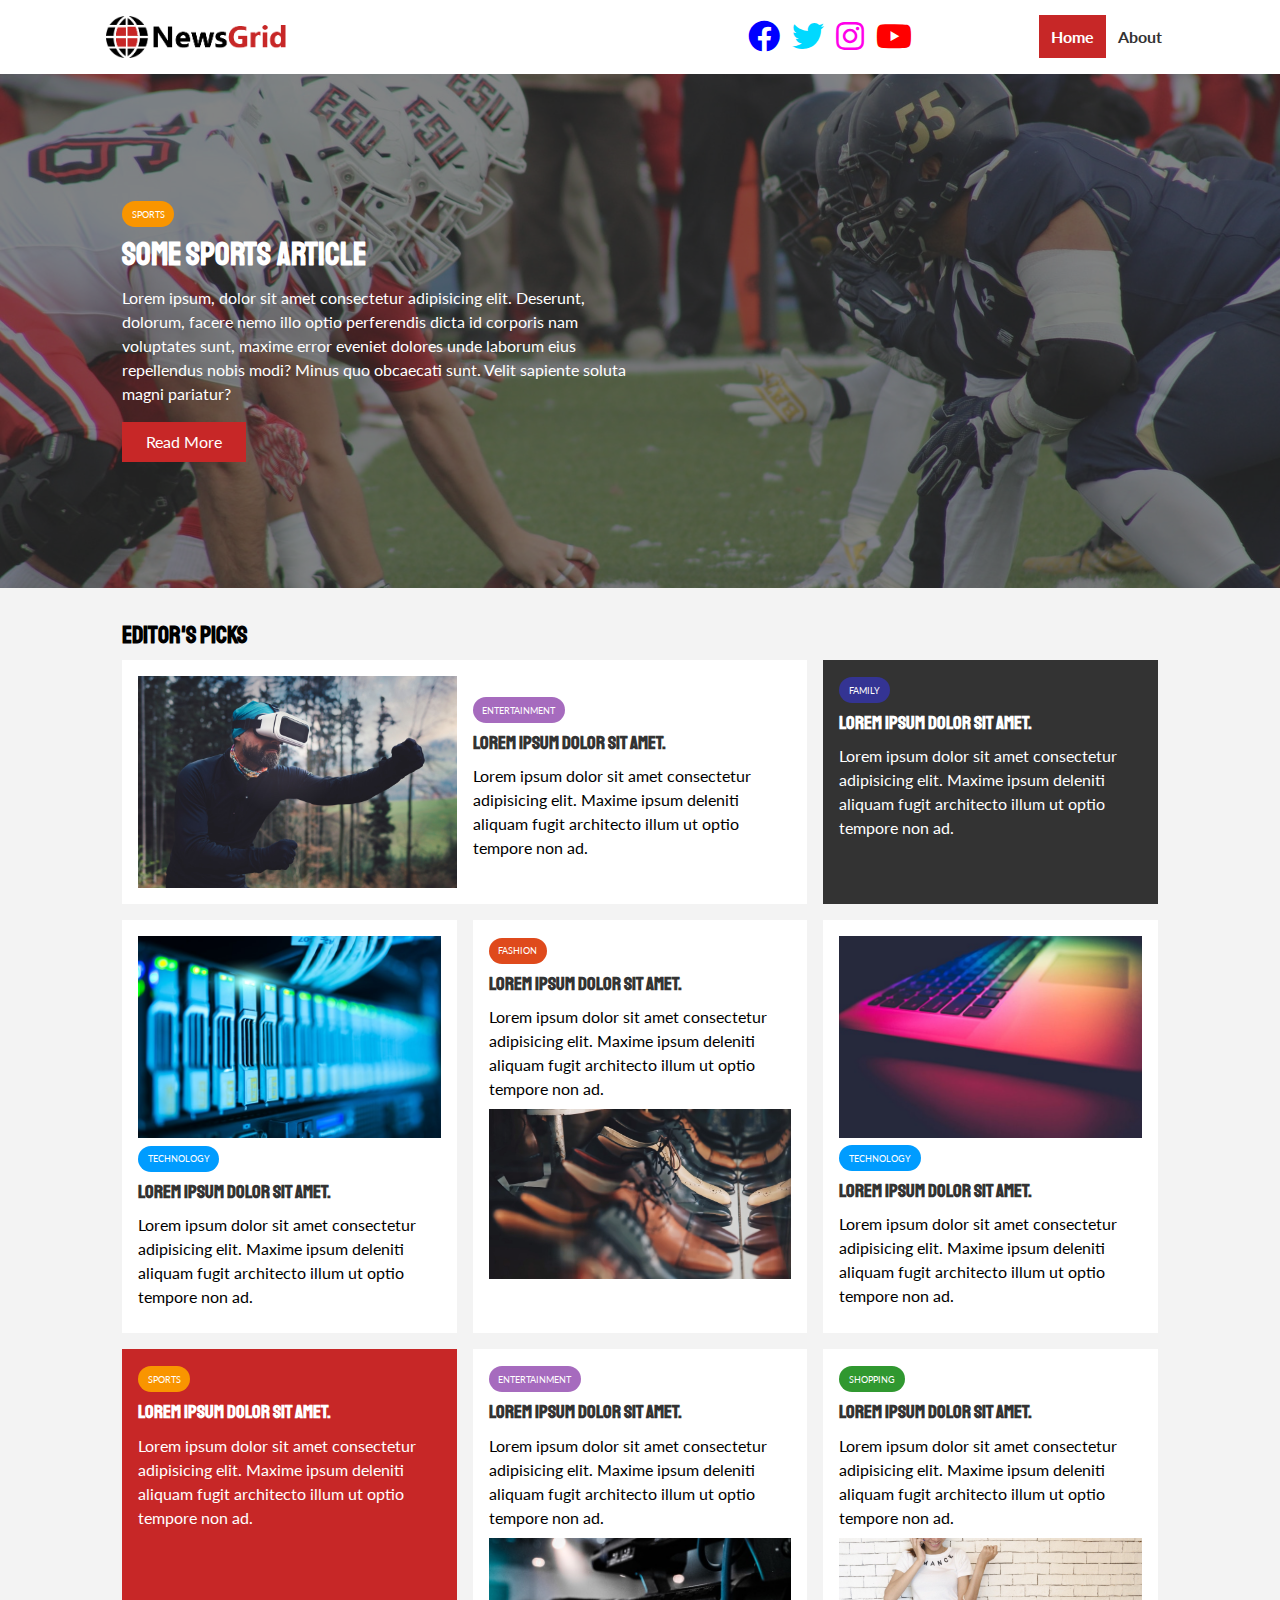
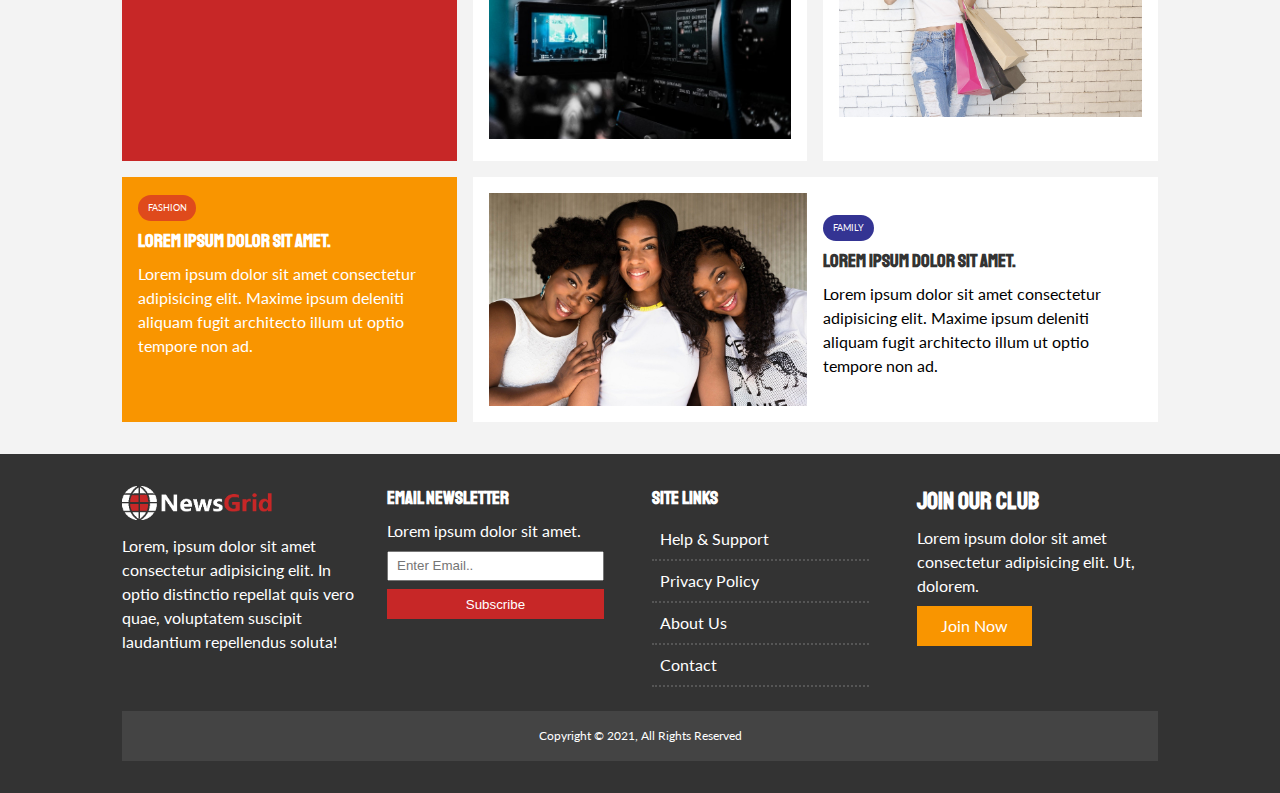
<file: index.html>
<!DOCTYPE html>
<html lang="en">
<head>
    <meta charset="UTF-8">
    <meta http-equiv="X-UA-Compatible" content="IE=edge">
    <meta name="viewport" content="width=device-width, initial-scale=1.0">
    <link rel="stylesheet" href="https://cdnjs.cloudflare.com/ajax/libs/font-awesome/5.15.3/css/all.min.css">
    <link rel="preconnect" href="https://fonts.gstatic.com">
    <link href="https://fonts.googleapis.com/css2?family=Lato:wght@700&family=Staatliches&display=swap" rel="stylesheet">
    <link rel="stylesheet" href="css/style.css">
    <link rel="stylesheet" media="screen and (max-width: 768px)" href="css/mobile.css">
    <link rel="shortcut icon" type="image/x-icon" href="favicon.ico">
    <title>NewsGrid</title>
</head>
<body>
    <nav id="main-nav">
        <div class="container">
            <img src="/image_resources/logo.png" alt="logo" class="logo">
            <div class="social">
                <a href="http://facebook.com" target="_blank"><i class="fab fa-facebook fa-2x face"></i></a>
                <a href="http://twitter.com" target="_blank"><i class="fab fa-twitter fa-2x twit"></i></a>
                <a href="http://instagram.com" target="_blank"><i class="fab fa-instagram fa-2x insta"></i></a>
                <a href="http://youtube.com" target="_blank"><i class="fab fa-youtube fa-2x tube"></i></a>
            </div>
            <ul>
                <li><a href="index.html" class="current">Home</a></li>
                <li><a href="about.html">About</a></li>
            </ul>
        </div>
    </nav>

    <!-- Showcase -->
    <header id="showcase">
        <div class="container">
            <div class="showcase-container">
                <div class="showcase-content">
                    <div class="category category-sports">Sports</div>
                    <h1>Some Sports Article</h1>
                    <p>Lorem ipsum, dolor sit amet consectetur adipisicing elit. Deserunt, dolorum, facere nemo illo optio perferendis dicta id corporis nam voluptates sunt, maxime error eveniet dolores unde laborum eius repellendus nobis modi? Minus quo obcaecati sunt. Velit sapiente soluta magni pariatur?</p>
                    <a href="sports.html" class="btn btn-primary">Read More</a>
                </div>
            </div>
        </div>
    </header>
    <!-- Home Articles -->
    <section id="home-articles" class="py-2">
        <div class="container">
            <h2>Editor's Picks</h2>
            <div class="articles-container">
                <article class="card">
                  <img src="/image_resources/articles/ent1.jpg" alt="ent">
                    <div>
                  <div class="category category-ent">Entertainment</div>
                    <h3>
                        <a href="entertainment.html">Lorem ipsum dolor sit amet.</a>
                    </h3>
                    <p>Lorem ipsum dolor sit amet consectetur adipisicing elit. Maxime ipsum deleniti aliquam fugit architecto illum ut optio tempore non ad.</p>
                </div>
                </article>
                <article class="card bg-dark">
                     <div class="category category-family">Family</div>
                    <h3>
                        <a href="family.html">Lorem ipsum dolor sit amet.</a>
                    </h3>
                    <p>Lorem ipsum dolor sit amet consectetur adipisicing elit. Maxime ipsum deleniti aliquam fugit architecto illum ut optio tempore non ad.</p>
                </article>
                <article class="card">
                    <img src="/image_resources/articles/tech1.jpg" alt="tech">
                     <div class="category category-tech">Technology</div>
                    <h3>
                        <a href="article.html">Lorem ipsum dolor sit amet.</a>
                    </h3>
                    <p>Lorem ipsum dolor sit amet consectetur adipisicing elit. Maxime ipsum deleniti aliquam fugit architecto illum ut optio tempore non ad.</p>
                </article>
                <article class="card">
                    <div class="category category-fashion">Fashion</div>
                    <h3>
                        <a href="fashion.html">Lorem ipsum dolor sit amet.</a>
                    </h3>
                    <p>Lorem ipsum dolor sit amet consectetur adipisicing elit. Maxime ipsum deleniti aliquam fugit architecto illum ut optio tempore non ad.</p>
                    <img src="/image_resources/articles/fashion.jpg" alt="sports">
                </article>
                <article class="card">
                    <img src="/image_resources/articles/tech2.jpg" alt="tech">
                    <div class="category category-tech">Technology</div>
                    <h3>
                        <a href="technology.html">Lorem ipsum dolor sit amet.</a>
                    </h3>
                    <p>Lorem ipsum dolor sit amet consectetur adipisicing elit. Maxime ipsum deleniti aliquam fugit architecto illum ut optio tempore non ad.</p>
                </article>
                <article class="card bg-primary">
                    <div class="category category-sports">Sports</div>
                   <h3>
                       <a href="sports.html">Lorem ipsum dolor sit amet.</a>
                   </h3>
                   <p>Lorem ipsum dolor sit amet consectetur adipisicing elit. Maxime ipsum deleniti aliquam fugit architecto illum ut optio tempore non ad.</p>
               </article>
               <article class="card">
                <div>
                <div class="category category-ent">Entertainment</div>
                <h3>
                    <a href="entertainment.html">Lorem ipsum dolor sit amet.</a>
                </h3>
                <p>Lorem ipsum dolor sit amet consectetur adipisicing elit. Maxime ipsum deleniti aliquam fugit architecto illum ut optio tempore non ad.</p>
            </div>
            <img src="/image_resources/articles/ent2.jpg" alt="ent">
            </article>
               <article class="card">
                <div>
                <div class="category category-shopping">Shopping</div>
                <h3>
                    <a href="shopping.html">Lorem ipsum dolor sit amet.</a>
                </h3>
                <p>Lorem ipsum dolor sit amet consectetur adipisicing elit. Maxime ipsum deleniti aliquam fugit architecto illum ut optio tempore non ad.</p>
            </div>
            <img src="/image_resources/articles/shopping.jpg" alt="ent">
            </article>
            <article class="card bg-secondary">
                <div>                
                <div class="category category-fashion">Fashion</div>
                <h3>
                <a href="fashion.html">Lorem ipsum dolor sit amet.</a>
                </h3>
                <p>Lorem ipsum dolor sit amet consectetur adipisicing elit. Maxime ipsum deleniti aliquam fugit architecto illum ut optio tempore non ad.</p>
            </div>
            </article>
            <article class="card">
                <img src="/image_resources/articles/family.jpg" alt="ent">
                  <div>
                <div class="category category-family">Family</div>
                  <h3>
                      <a href="family.html">Lorem ipsum dolor sit amet.</a>
                  </h3>
                  <p>Lorem ipsum dolor sit amet consectetur adipisicing elit. Maxime ipsum deleniti aliquam fugit architecto illum ut optio tempore non ad.</p>
              </div>
              </article>
            </article>
            </div>
            </div>
    </section>
    <!-- Footer -->
    <footer id="main-footer" class="py-2">
        <div class="container footer-container">
            <div>
               <img src="/image_resources/logo_light.png" alt="newsgrid"> 
               <p>Lorem, ipsum dolor sit amet consectetur adipisicing elit. In optio distinctio repellat quis vero quae, voluptatem suscipit laudantium repellendus soluta!</p>
            </div>
            <div>
                <h3>Email Newsletter</h3>
                <p>Lorem ipsum dolor sit amet.</p>
                <form>
                    <input type="email" placeholder="Enter Email..">
                    <input type="submit" value="Subscribe" class="btn btn-primary">
                </form>
            </div>
            <div>
                <h3>Site Links</h3>
                <ul class="list">
                    <li><a href="#">Help & Support</a></li>
                    <li><a href="#">Privacy Policy</a></li>
                    <li><a href="about.html">About Us</a></li>
                    <li><a href="#">Contact</a></li>
                </ul>
            </div>
            <div>
                <h2>Join Our Club</h2>
                <p>Lorem ipsum dolor sit amet consectetur adipisicing elit. Ut, dolorem.</p>
                <a href="join.html" class="btn btn-secondary">Join Now</a>
            </div>
            <div>
               <p>Copyright &copy; 2021,  All Rights Reserved</p>
            </div>
        </div>
    </footer>
</body>
</html>
</file>
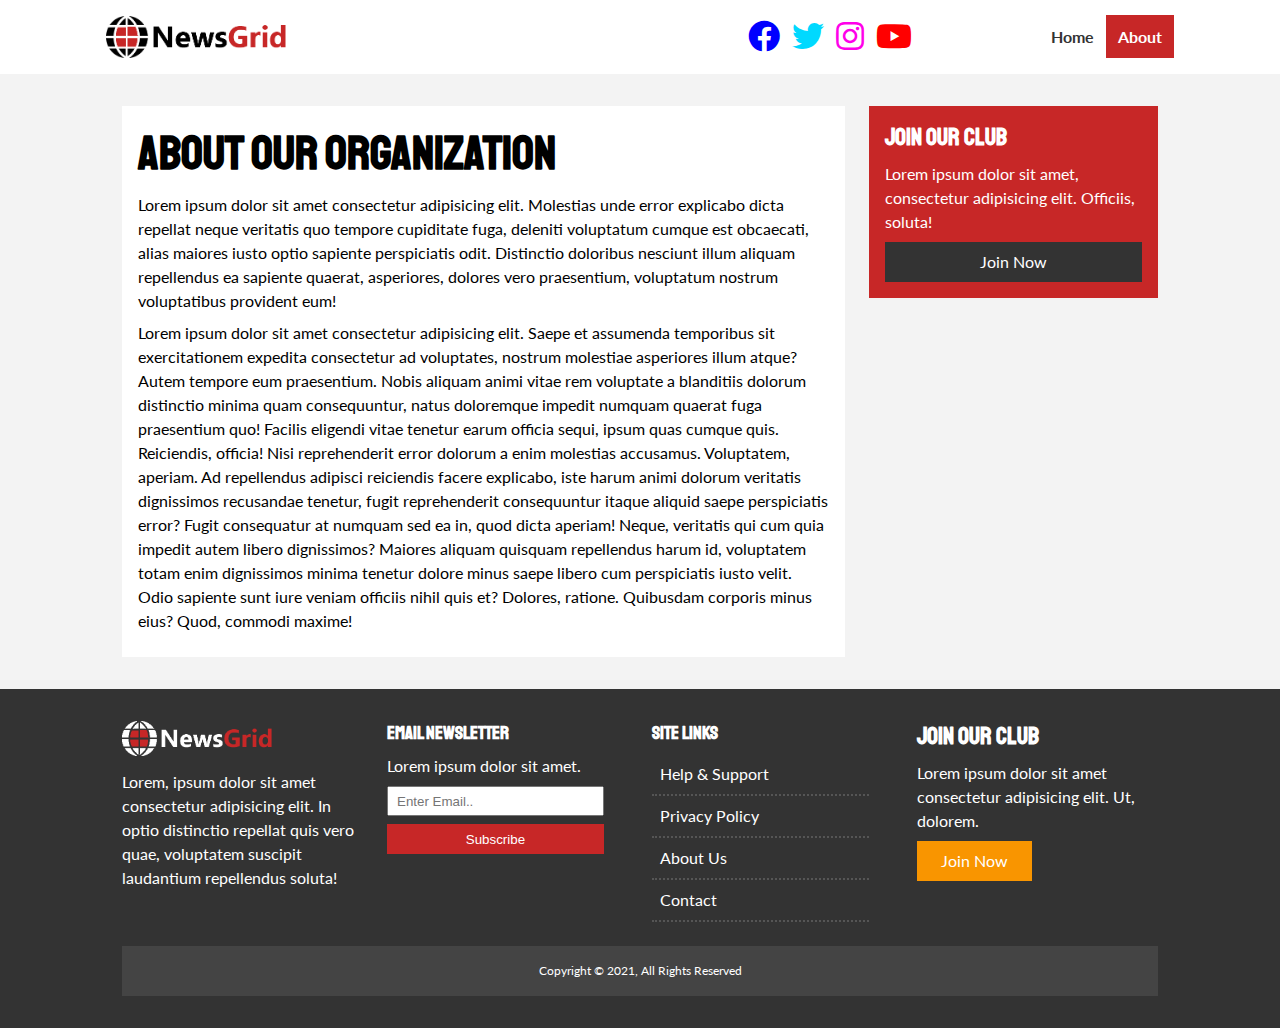
<file: about.html>
<!DOCTYPE html>
<html lang="en">
<head>
    <meta charset="UTF-8">
    <meta http-equiv="X-UA-Compatible" content="IE=edge">
    <meta name="viewport" content="width=device-width, initial-scale=1.0">
    <link rel="stylesheet" href="https://cdnjs.cloudflare.com/ajax/libs/font-awesome/5.15.3/css/all.min.css">
    <link rel="preconnect" href="https://fonts.gstatic.com">
    <link href="https://fonts.googleapis.com/css2?family=Lato:wght@700&family=Staatliches&display=swap" rel="stylesheet">
    <link rel="stylesheet" href="/css/style.css">
    <link rel="stylesheet" media="screen and (max-width: 768px)" href="css/mobile.css">
    <link rel="shortcut icon" type="image/x-icon" href="favicon.ico">
    <title>About</title>
</head>
<body>
    <nav id="main-nav">
        <div class="container">
            <img src="/image_resources/logo.png" alt="logo" class="logo">
            <div class="social">
                <a href="http://facebook.com" target="_blank"><i class="fab fa-facebook fa-2x face"></i></a>
                <a href="http://twitter.com" target="_blank"><i class="fab fa-twitter fa-2x twit"></i></a>
                <a href="http://instagram.com" target="_blank"><i class="fab fa-instagram fa-2x insta"></i></a>
                <a href="http://youtube.com" target="_blank"><i class="fab fa-youtube fa-2x tube"></i></a>
            </div>
            <ul>
                <li><a href="index.html" >Home</a></li>
                <li><a href="about.html" class="current">About</a></li>
            </ul>
        </div>
    </nav>
    <section id="about">
        <div class="container">
            <div class="page-container">
                <article class="card">
                   <h1 class="l-heading">About Our Organization</h1>
                    <p>Lorem ipsum dolor sit amet consectetur adipisicing elit. Molestias unde error explicabo dicta repellat neque veritatis quo tempore cupiditate fuga, deleniti voluptatum cumque est obcaecati, alias maiores iusto optio sapiente perspiciatis odit. Distinctio doloribus nesciunt illum aliquam repellendus ea sapiente quaerat, asperiores, dolores vero praesentium, voluptatum nostrum voluptatibus provident eum!</p>
                    <p>Lorem ipsum dolor sit amet consectetur adipisicing elit. Saepe et assumenda temporibus sit exercitationem expedita consectetur ad voluptates, nostrum molestiae asperiores illum atque? Autem tempore eum praesentium. Nobis aliquam animi vitae rem voluptate a blanditiis dolorum distinctio minima quam consequuntur, natus doloremque impedit numquam quaerat fuga praesentium quo! Facilis eligendi vitae tenetur earum officia sequi, ipsum quas cumque quis. Reiciendis, officia! Nisi reprehenderit error dolorum a enim molestias accusamus. Voluptatem, aperiam. Ad repellendus adipisci reiciendis facere explicabo, iste harum animi dolorum veritatis dignissimos recusandae tenetur, fugit reprehenderit consequuntur itaque aliquid saepe perspiciatis error? Fugit consequatur at numquam sed ea in, quod dicta aperiam! Neque, veritatis qui cum quia impedit autem libero dignissimos? Maiores aliquam quisquam repellendus harum id, voluptatem totam enim dignissimos minima tenetur dolore minus saepe libero cum perspiciatis iusto velit. Odio sapiente sunt iure veniam officiis nihil quis et? Dolores, ratione. Quibusdam corporis minus eius? Quod, commodi maxime!</p>
                </article>
                <aside class="card bg-primary">
                    <h2>Join Our Club</h2>
                    <p>Lorem ipsum dolor sit amet, consectetur adipisicing elit. Officiis, soluta!</p>
                    <a href="#" class="btn btn-dark btn-block">Join Now</a>
                </aside>
            </div>
        </div>
    </section>
    
    <!-- Footer -->
    <footer id="main-footer" class="py-2">
        <div class="container footer-container">
            <div>
               <img src="/image_resources/logo_light.png" alt="newsgrid"> 
               <p>Lorem, ipsum dolor sit amet consectetur adipisicing elit. In optio distinctio repellat quis vero quae, voluptatem suscipit laudantium repellendus soluta!</p>
            </div>
            <div>
                <h3>Email Newsletter</h3>
                <p>Lorem ipsum dolor sit amet.</p>
                <form>
                    <input type="email" placeholder="Enter Email..">
                    <input type="submit" value="Subscribe" class="btn btn-primary">
                </form>
            </div>
            <div>
                <h3>Site Links</h3>
                <ul class="list">
                    <li><a href="#">Help & Support</a></li>
                    <li><a href="#">Privacy Policy</a></li>
                    <li><a href="#">About Us</a></li>
                    <li><a href="#">Contact</a></li>
                </ul>
            </div>
            <div>
                <h2>Join Our Club</h2>
                <p>Lorem ipsum dolor sit amet consectetur adipisicing elit. Ut, dolorem.</p>
                <a href="#" class="btn btn-secondary">Join Now</a>
            </div>
            <div>
               <p>Copyright &copy; 2021,  All Rights Reserved</p>
            </div>
        </div>
    </footer>
</body>
</html>
</file>
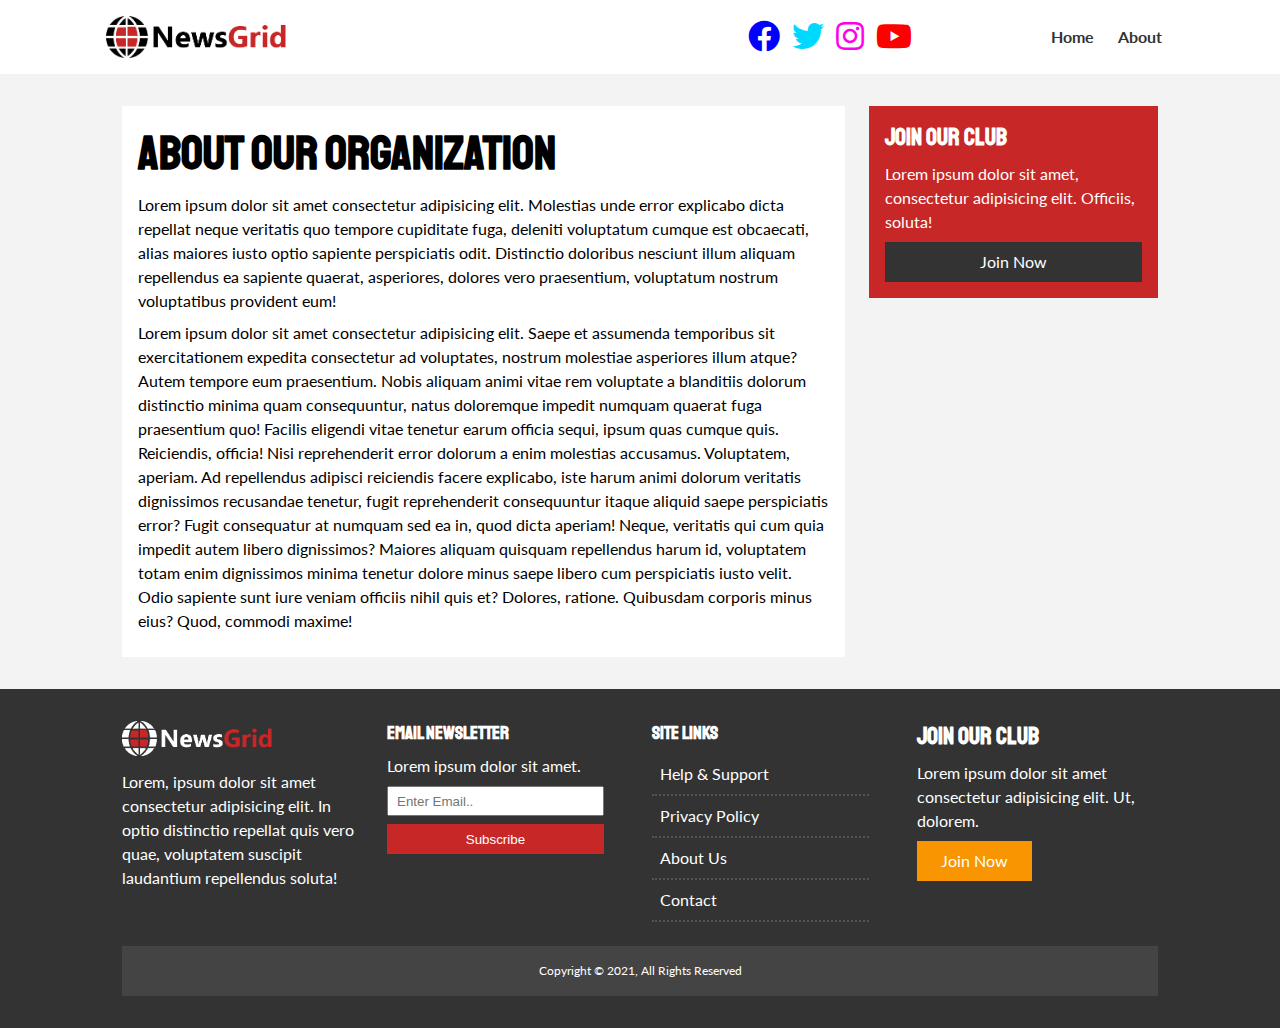
<file: article.html>
<!DOCTYPE html>
<html lang="en">
<head>
    <meta charset="UTF-8">
    <meta http-equiv="X-UA-Compatible" content="IE=edge">
    <meta name="viewport" content="width=device-width, initial-scale=1.0">
    <link rel="stylesheet" href="https://cdnjs.cloudflare.com/ajax/libs/font-awesome/5.15.3/css/all.min.css">
    <link rel="preconnect" href="https://fonts.gstatic.com">
    <link href="https://fonts.googleapis.com/css2?family=Lato:wght@700&family=Staatliches&display=swap" rel="stylesheet">
    <link rel="stylesheet" href="/css/style.css">
    <link rel="stylesheet" media="screen and (max-width: 768px)" href="css/mobile.css">
    <link rel="shortcut icon" type="image/x-icon" href="favicon.ico">
    <title>NewsGrid Latest News</title>
</head>
<body>
    <nav id="main-nav">
        <div class="container">
            <img src="/image_resources/logo.png" alt="logo" class="logo">
            <div class="social">
                <a href="http://facebook.com" target="_blank"><i class="fab fa-facebook fa-2x face"></i></a>
                <a href="http://twitter.com" target="_blank"><i class="fab fa-twitter fa-2x twit"></i></a>
                <a href="http://instagram.com" target="_blank"><i class="fab fa-instagram fa-2x insta"></i></a>
                <a href="http://youtube.com" target="_blank"><i class="fab fa-youtube fa-2x tube"></i></a>
            </div>
            <ul>
                <li><a href="index.html" >Home</a></li>
                <li><a href="about.html" >About</a></li>
            </ul>
        </div>
    </nav>
    <section id="about">
        <div class="container">
            <div class="page-container">
                <article class="card">
                   <h1 class="l-heading">About Our Organization</h1>
                    <p>Lorem ipsum dolor sit amet consectetur adipisicing elit. Molestias unde error explicabo dicta repellat neque veritatis quo tempore cupiditate fuga, deleniti voluptatum cumque est obcaecati, alias maiores iusto optio sapiente perspiciatis odit. Distinctio doloribus nesciunt illum aliquam repellendus ea sapiente quaerat, asperiores, dolores vero praesentium, voluptatum nostrum voluptatibus provident eum!</p>
                    <p>Lorem ipsum dolor sit amet consectetur adipisicing elit. Saepe et assumenda temporibus sit exercitationem expedita consectetur ad voluptates, nostrum molestiae asperiores illum atque? Autem tempore eum praesentium. Nobis aliquam animi vitae rem voluptate a blanditiis dolorum distinctio minima quam consequuntur, natus doloremque impedit numquam quaerat fuga praesentium quo! Facilis eligendi vitae tenetur earum officia sequi, ipsum quas cumque quis. Reiciendis, officia! Nisi reprehenderit error dolorum a enim molestias accusamus. Voluptatem, aperiam. Ad repellendus adipisci reiciendis facere explicabo, iste harum animi dolorum veritatis dignissimos recusandae tenetur, fugit reprehenderit consequuntur itaque aliquid saepe perspiciatis error? Fugit consequatur at numquam sed ea in, quod dicta aperiam! Neque, veritatis qui cum quia impedit autem libero dignissimos? Maiores aliquam quisquam repellendus harum id, voluptatem totam enim dignissimos minima tenetur dolore minus saepe libero cum perspiciatis iusto velit. Odio sapiente sunt iure veniam officiis nihil quis et? Dolores, ratione. Quibusdam corporis minus eius? Quod, commodi maxime!</p>
                </article>
                <aside class="card bg-primary">
                    <h2>Join Our Club</h2>
                    <p>Lorem ipsum dolor sit amet, consectetur adipisicing elit. Officiis, soluta!</p>
                    <a href="#" class="btn btn-dark btn-block">Join Now</a>
                </aside>
            </div>
        </div>
    </section>
    
    <!-- Footer -->
    <footer id="main-footer" class="py-2">
        <div class="container footer-container">
            <div>
               <img src="/image_resources/logo_light.png" alt="newsgrid"> 
               <p>Lorem, ipsum dolor sit amet consectetur adipisicing elit. In optio distinctio repellat quis vero quae, voluptatem suscipit laudantium repellendus soluta!</p>
            </div>
            <div>
                <h3>Email Newsletter</h3>
                <p>Lorem ipsum dolor sit amet.</p>
                <form>
                    <input type="email" placeholder="Enter Email..">
                    <input type="submit" value="Subscribe" class="btn btn-primary">
                </form>
            </div>
            <div>
                <h3>Site Links</h3>
                <ul class="list">
                    <li><a href="#">Help & Support</a></li>
                    <li><a href="#">Privacy Policy</a></li>
                    <li><a href="#">About Us</a></li>
                    <li><a href="#">Contact</a></li>
                </ul>
            </div>
            <div>
                <h2>Join Our Club</h2>
                <p>Lorem ipsum dolor sit amet consectetur adipisicing elit. Ut, dolorem.</p>
                <a href="#" class="btn btn-secondary">Join Now</a>
            </div>
            <div>
               <p>Copyright &copy; 2021,  All Rights Reserved</p>
            </div>
        </div>
    </footer>
</body>
</html>
</file>
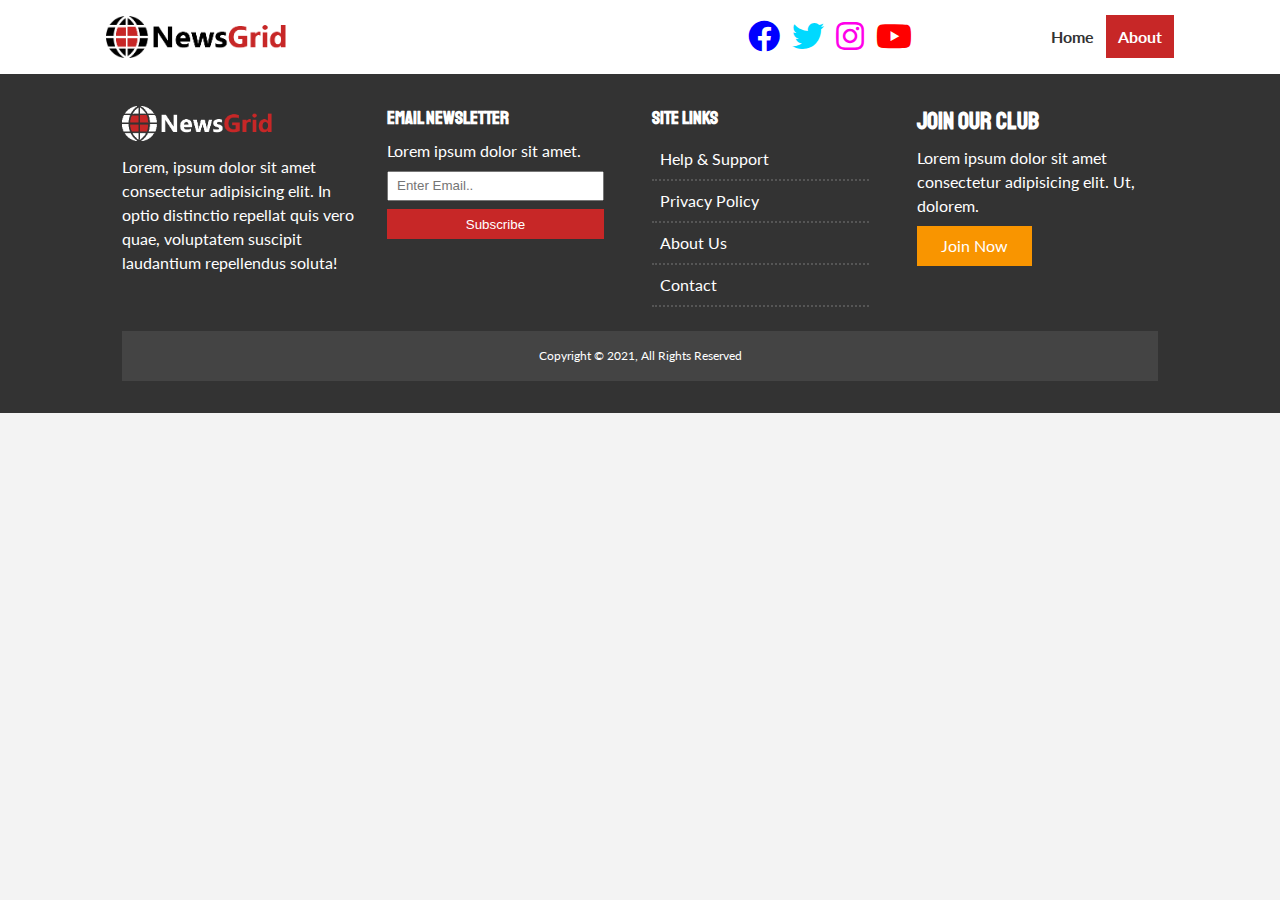
<file: boilerplate.html>
<!DOCTYPE html>
<html lang="en">
<head>
    <meta charset="UTF-8">
    <meta http-equiv="X-UA-Compatible" content="IE=edge">
    <meta name="viewport" content="width=device-width, initial-scale=1.0">
    <link rel="stylesheet" href="https://cdnjs.cloudflare.com/ajax/libs/font-awesome/5.15.3/css/all.min.css">
    <link rel="preconnect" href="https://fonts.gstatic.com">
    <link href="https://fonts.googleapis.com/css2?family=Lato:wght@700&family=Staatliches&display=swap" rel="stylesheet">
    <link rel="stylesheet" href="/css/style.css">
    <link rel="stylesheet" media="screen and (max-width: 768px)" href="css/mobile.css">
    <link rel="shortcut icon" type="image/x-icon" href="favicon.ico">
    <title>About</title>
</head>
<body>
    <nav id="main-nav">
        <div class="container">
            <img src="/image_resources/logo.png" alt="logo" class="logo">
            <div class="social">
                <a href="http://facebook.com" target="_blank"><i class="fab fa-facebook fa-2x face"></i></a>
                <a href="http://twitter.com" target="_blank"><i class="fab fa-twitter fa-2x twit"></i></a>
                <a href="http://instagram.com" target="_blank"><i class="fab fa-instagram fa-2x insta"></i></a>
                <a href="http://youtube.com" target="_blank"><i class="fab fa-youtube fa-2x tube"></i></a>
            </div>
            <ul>
                <li><a href="index.html" >Home</a></li>
                <li><a href="about.html" class="current">About</a></li>
            </ul>
        </div>
    </nav>

    
    <!-- Footer -->
    <footer id="main-footer" class="py-2">
        <div class="container footer-container">
            <div>
               <img src="/image_resources/logo_light.png" alt="newsgrid"> 
               <p>Lorem, ipsum dolor sit amet consectetur adipisicing elit. In optio distinctio repellat quis vero quae, voluptatem suscipit laudantium repellendus soluta!</p>
            </div>
            <div>
                <h3>Email Newsletter</h3>
                <p>Lorem ipsum dolor sit amet.</p>
                <form>
                    <input type="email" placeholder="Enter Email..">
                    <input type="submit" value="Subscribe" class="btn btn-primary">
                </form>
            </div>
            <div>
                <h3>Site Links</h3>
                <ul class="list">
                    <li><a href="#">Help & Support</a></li>
                    <li><a href="#">Privacy Policy</a></li>
                    <li><a href="#">About Us</a></li>
                    <li><a href="#">Contact</a></li>
                </ul>
            </div>
            <div>
                <h2>Join Our Club</h2>
                <p>Lorem ipsum dolor sit amet consectetur adipisicing elit. Ut, dolorem.</p>
                <a href="#" class="btn btn-secondary">Join Now</a>
            </div>
            <div>
               <p>Copyright &copy; 2021,  All Rights Reserved</p>
            </div>
        </div>
    </footer>
</body>
</html>
</file>
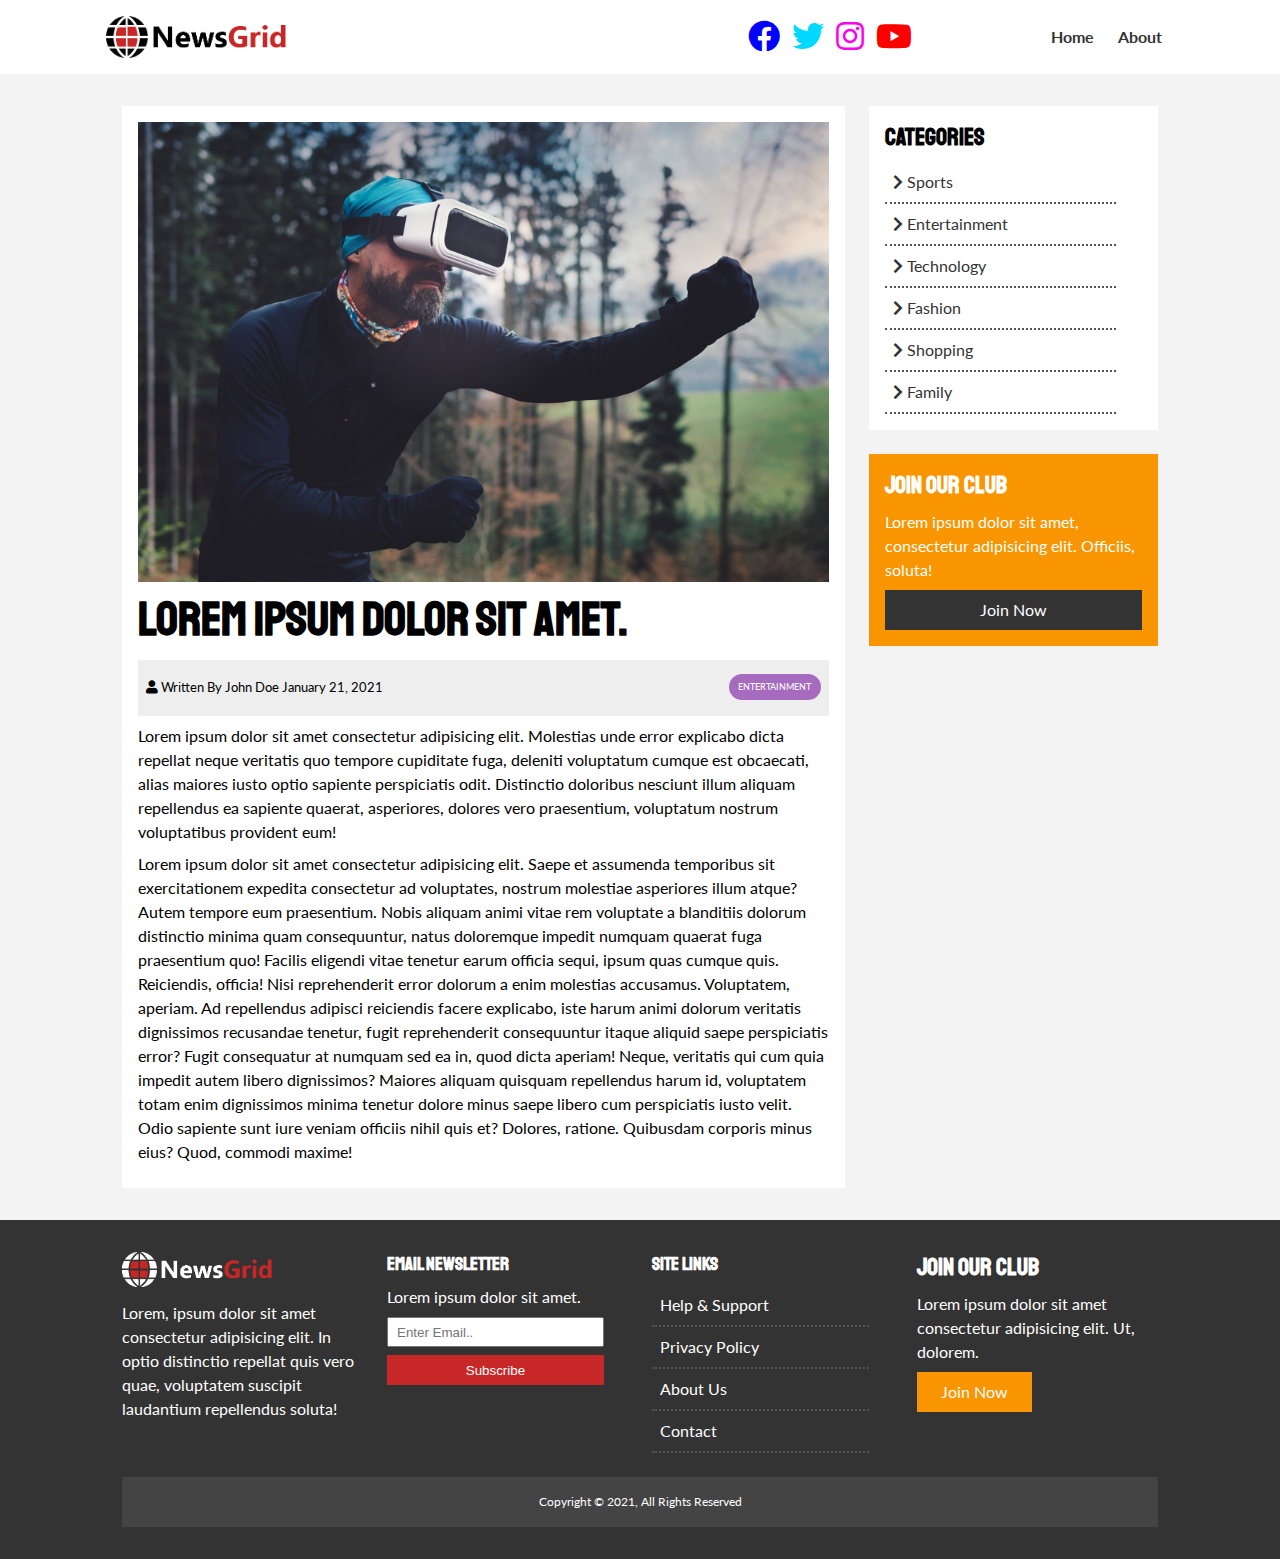
<file: entertainment.html>
<!DOCTYPE html>
<html lang="en">
<head>
    <meta charset="UTF-8">
    <meta http-equiv="X-UA-Compatible" content="IE=edge">
    <meta name="viewport" content="width=device-width, initial-scale=1.0">
    <link rel="stylesheet" href="https://cdnjs.cloudflare.com/ajax/libs/font-awesome/5.15.3/css/all.min.css">
    <link rel="preconnect" href="https://fonts.gstatic.com">
    <link href="https://fonts.googleapis.com/css2?family=Lato:wght@700&family=Staatliches&display=swap" rel="stylesheet">
    <link rel="stylesheet" href="/css/style.css">
    <link rel="stylesheet" media="screen and (max-width: 768px)" href="css/mobile.css">
    <link rel="shortcut icon" type="image/x-icon" href="favicon.ico">
    <title>NewsGrid Latest News</title>
</head>
<body>
    <nav id="main-nav">
        <div class="container">
            <img src="/image_resources/logo.png" alt="logo" class="logo">
            <div class="social">
                <a href="http://facebook.com" target="_blank"><i class="fab fa-facebook fa-2x face"></i></a>
                <a href="http://twitter.com" target="_blank"><i class="fab fa-twitter fa-2x twit"></i></a>
                <a href="http://instagram.com" target="_blank"><i class="fab fa-instagram fa-2x insta"></i></a>
                <a href="http://youtube.com" target="_blank"><i class="fab fa-youtube fa-2x tube"></i></a>
            </div>
            <ul>
                <li><a href="index.html" >Home</a></li>
                <li><a href="about.html" >About</a></li>
            </ul>
        </div>
    </nav>
    <section id="article">
        <div class="container">
            <div class="page-container">
                <article class="card">
                    <img src="/image_resources/articles/ent1.jpg" alt="enterteinment">
                   <h1 class="l-heading">Lorem ipsum dolor sit amet.</h1>
                   <div class="meta">
                       <small>
                           <i class="fas fa-user"></i> Written By John Doe January 21, 2021
                       </small>
                       <div class="category category-ent">Entertainment</div>
                   </div>
                    <p>Lorem ipsum dolor sit amet consectetur adipisicing elit. Molestias unde error explicabo dicta repellat neque veritatis quo tempore cupiditate fuga, deleniti voluptatum cumque est obcaecati, alias maiores iusto optio sapiente perspiciatis odit. Distinctio doloribus nesciunt illum aliquam repellendus ea sapiente quaerat, asperiores, dolores vero praesentium, voluptatum nostrum voluptatibus provident eum!</p>
                    <p>Lorem ipsum dolor sit amet consectetur adipisicing elit. Saepe et assumenda temporibus sit exercitationem expedita consectetur ad voluptates, nostrum molestiae asperiores illum atque? Autem tempore eum praesentium. Nobis aliquam animi vitae rem voluptate a blanditiis dolorum distinctio minima quam consequuntur, natus doloremque impedit numquam quaerat fuga praesentium quo! Facilis eligendi vitae tenetur earum officia sequi, ipsum quas cumque quis. Reiciendis, officia! Nisi reprehenderit error dolorum a enim molestias accusamus. Voluptatem, aperiam. Ad repellendus adipisci reiciendis facere explicabo, iste harum animi dolorum veritatis dignissimos recusandae tenetur, fugit reprehenderit consequuntur itaque aliquid saepe perspiciatis error? Fugit consequatur at numquam sed ea in, quod dicta aperiam! Neque, veritatis qui cum quia impedit autem libero dignissimos? Maiores aliquam quisquam repellendus harum id, voluptatem totam enim dignissimos minima tenetur dolore minus saepe libero cum perspiciatis iusto velit. Odio sapiente sunt iure veniam officiis nihil quis et? Dolores, ratione. Quibusdam corporis minus eius? Quod, commodi maxime!</p>
                </article>

                <aside id="category" class="card">
                    <h2>Categories</h2>
                    <ul class="list">
                       <li><a href="sports.html"><i class="fas fa-chevron-right" ></i> Sports</a></li> 
                       <li><a href="entertainment.html"><i class="fas fa-chevron-right" ></i> Entertainment</a></li> 
                       <li><a href="technology.html"><i class="fas fa-chevron-right" ></i> Technology</a></li> 
                       <li><a href="fashion.html"><i class="fas fa-chevron-right" ></i> Fashion</a></li> 
                       <li><a href="shopping.html"><i class="fas fa-chevron-right" ></i> Shopping</a></li> 
                       <li><a href="family.html"><i class="fas fa-chevron-right" ></i> Family</a></li> 
                    </ul>
                </aside>
                <aside class="card bg-secondary">
                    <h2>Join Our Club</h2>
                    <p>Lorem ipsum dolor sit amet, consectetur adipisicing elit. Officiis, soluta!</p>
                    <a href="join.html" class="btn btn-dark btn-block">Join Now</a>
                </aside>
            </div>
        </div>
    </section>
    
    <!-- Footer -->
    <footer id="main-footer" class="py-2">
        <div class="container footer-container">
            <div>
               <img src="/image_resources/logo_light.png" alt="newsgrid"> 
               <p>Lorem, ipsum dolor sit amet consectetur adipisicing elit. In optio distinctio repellat quis vero quae, voluptatem suscipit laudantium repellendus soluta!</p>
            </div>
            <div>
                <h3>Email Newsletter</h3>
                <p>Lorem ipsum dolor sit amet.</p>
                <form>
                    <input type="email" placeholder="Enter Email..">
                    <input type="submit" value="Subscribe" class="btn btn-primary">
                </form>
            </div>
            <div>
                <h3>Site Links</h3>
                <ul class="list">
                    <li><a href="#">Help & Support</a></li>
                    <li><a href="#">Privacy Policy</a></li>
                    <li><a href="about.html">About Us</a></li>
                    <li><a href="#">Contact</a></li>
                </ul>
            </div>
            <div>
                <h2>Join Our Club</h2>
                <p>Lorem ipsum dolor sit amet consectetur adipisicing elit. Ut, dolorem.</p>
                <a href="join.html" class="btn btn-secondary">Join Now</a>
            </div>
            <div>
               <p>Copyright &copy; 2021,  All Rights Reserved</p>
            </div>
        </div>
    </footer>
</body>
</html>
</file>
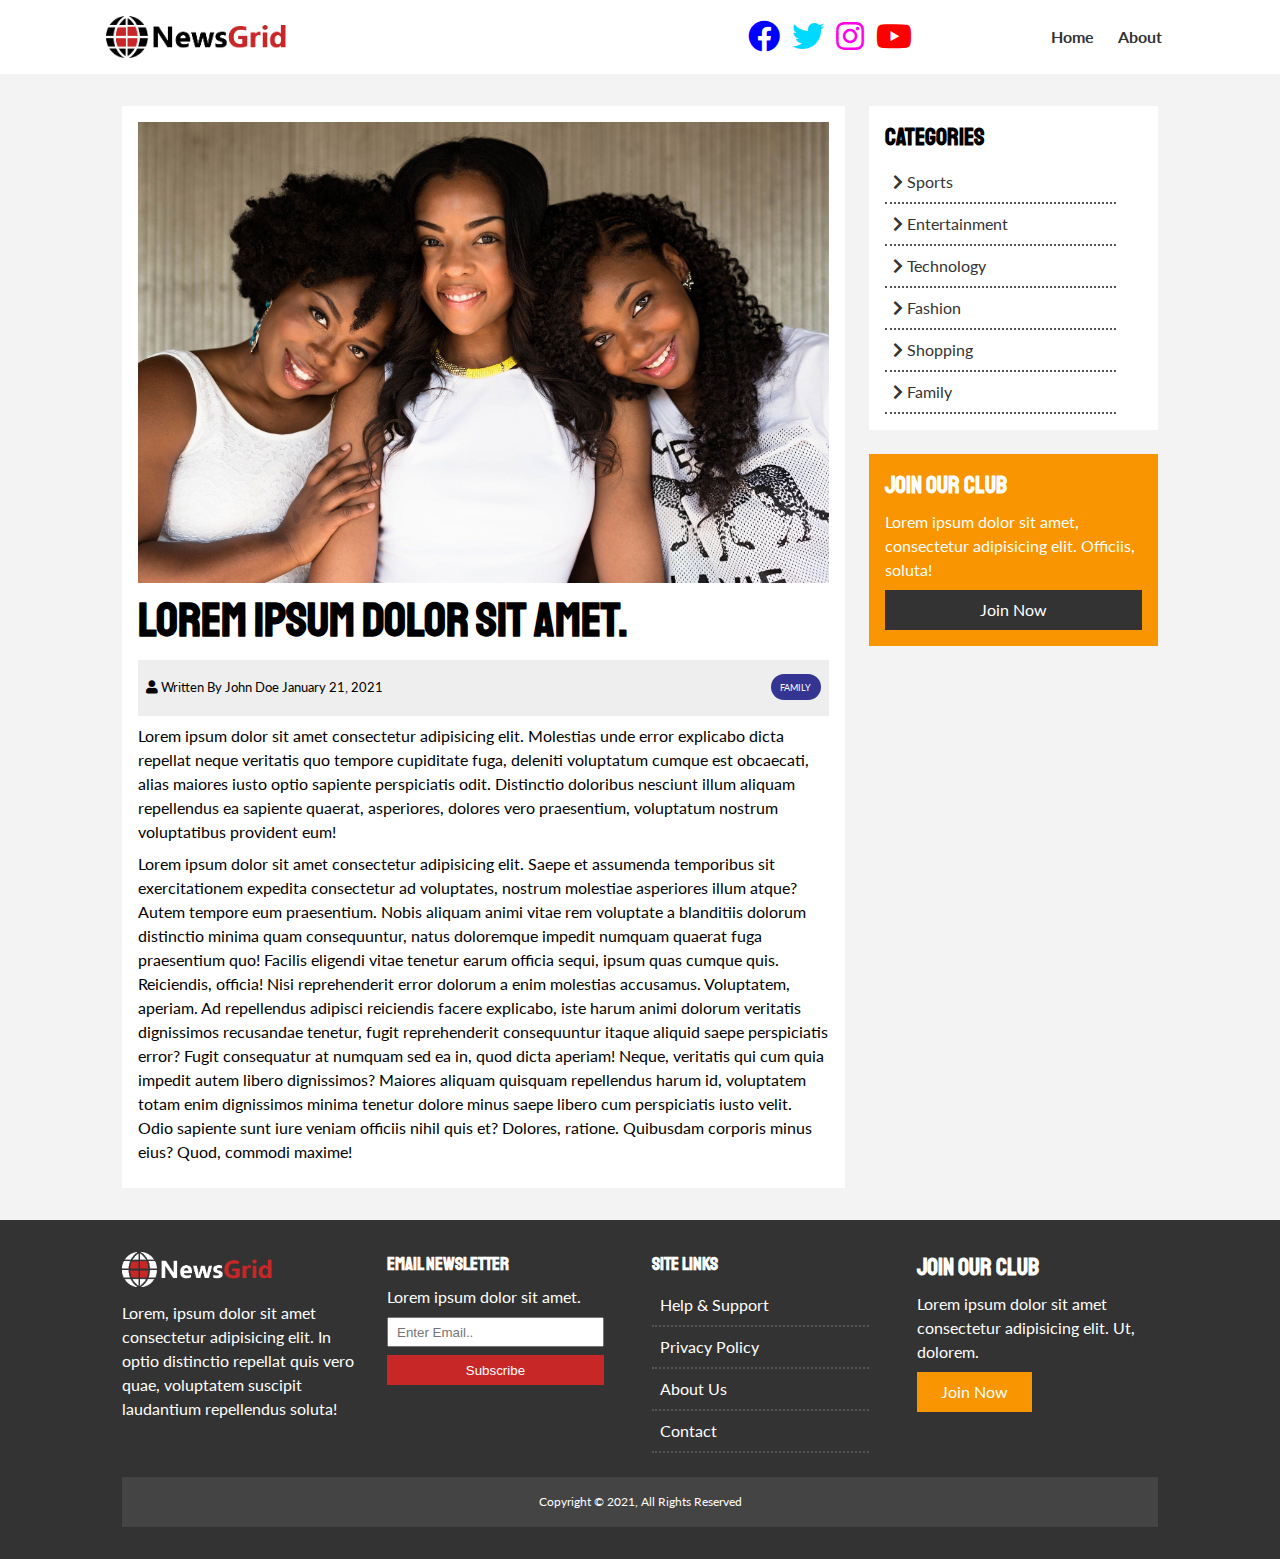
<file: family.html>
<!DOCTYPE html>
<html lang="en">
<head>
    <meta charset="UTF-8">
    <meta http-equiv="X-UA-Compatible" content="IE=edge">
    <meta name="viewport" content="width=device-width, initial-scale=1.0">
    <link rel="stylesheet" href="https://cdnjs.cloudflare.com/ajax/libs/font-awesome/5.15.3/css/all.min.css">
    <link rel="preconnect" href="https://fonts.gstatic.com">
    <link href="https://fonts.googleapis.com/css2?family=Lato:wght@700&family=Staatliches&display=swap" rel="stylesheet">
    <link rel="stylesheet" href="/css/style.css">
    <link rel="stylesheet" media="screen and (max-width: 768px)" href="css/mobile.css">
    <link rel="shortcut icon" type="image/x-icon" href="favicon.ico">
    <title>Family</title>
</head>
<body>
    <nav id="main-nav">
        <div class="container">
            <img src="/image_resources/logo.png" alt="logo" class="logo">
            <div class="social">
                <a href="http://facebook.com" target="_blank"><i class="fab fa-facebook fa-2x face"></i></a>
                <a href="http://twitter.com" target="_blank"><i class="fab fa-twitter fa-2x twit"></i></a>
                <a href="http://instagram.com" target="_blank"><i class="fab fa-instagram fa-2x insta"></i></a>
                <a href="http://youtube.com" target="_blank"><i class="fab fa-youtube fa-2x tube"></i></a>
            </div>
            <ul>
                <li><a href="index.html" >Home</a></li>
                <li><a href="about.html" >About</a></li>
            </ul>
        </div>
    </nav>
    <section id="article">
        <div class="container">
            <div class="page-container">
                <article class="card">
                    <img src="/image_resources/articles/family.jpg" alt="enterteinment">
                   <h1 class="l-heading">Lorem ipsum dolor sit amet.</h1>
                   <div class="meta">
                       <small>
                           <i class="fas fa-user"></i> Written By John Doe January 21, 2021
                       </small>
                       <div class="category category-family">Family</div>
                   </div>
                    <p>Lorem ipsum dolor sit amet consectetur adipisicing elit. Molestias unde error explicabo dicta repellat neque veritatis quo tempore cupiditate fuga, deleniti voluptatum cumque est obcaecati, alias maiores iusto optio sapiente perspiciatis odit. Distinctio doloribus nesciunt illum aliquam repellendus ea sapiente quaerat, asperiores, dolores vero praesentium, voluptatum nostrum voluptatibus provident eum!</p>
                    <p>Lorem ipsum dolor sit amet consectetur adipisicing elit. Saepe et assumenda temporibus sit exercitationem expedita consectetur ad voluptates, nostrum molestiae asperiores illum atque? Autem tempore eum praesentium. Nobis aliquam animi vitae rem voluptate a blanditiis dolorum distinctio minima quam consequuntur, natus doloremque impedit numquam quaerat fuga praesentium quo! Facilis eligendi vitae tenetur earum officia sequi, ipsum quas cumque quis. Reiciendis, officia! Nisi reprehenderit error dolorum a enim molestias accusamus. Voluptatem, aperiam. Ad repellendus adipisci reiciendis facere explicabo, iste harum animi dolorum veritatis dignissimos recusandae tenetur, fugit reprehenderit consequuntur itaque aliquid saepe perspiciatis error? Fugit consequatur at numquam sed ea in, quod dicta aperiam! Neque, veritatis qui cum quia impedit autem libero dignissimos? Maiores aliquam quisquam repellendus harum id, voluptatem totam enim dignissimos minima tenetur dolore minus saepe libero cum perspiciatis iusto velit. Odio sapiente sunt iure veniam officiis nihil quis et? Dolores, ratione. Quibusdam corporis minus eius? Quod, commodi maxime!</p>
                </article>

                <aside id="category" class="card">
                    <h2>Categories</h2>
                    <ul class="list">
                       <li><a href="sports.html"><i class="fas fa-chevron-right" ></i> Sports</a></li> 
                       <li><a href="entertainment.html"><i class="fas fa-chevron-right" ></i> Entertainment</a></li> 
                       <li><a href="technology.html"><i class="fas fa-chevron-right" ></i> Technology</a></li> 
                       <li><a href="fashion.html"><i class="fas fa-chevron-right" ></i> Fashion</a></li> 
                       <li><a href="shopping.html"><i class="fas fa-chevron-right" ></i> Shopping</a></li> 
                       <li><a href="family.html"><i class="fas fa-chevron-right" ></i> Family</a></li> 
                    </ul>
                </aside>
                <aside class="card bg-secondary">
                    <h2>Join Our Club</h2>
                    <p>Lorem ipsum dolor sit amet, consectetur adipisicing elit. Officiis, soluta!</p>
                    <a href="join.html" class="btn btn-dark btn-block">Join Now</a>
                </aside>
            </div>
        </div>
    </section>
    
    <!-- Footer -->
    <footer id="main-footer" class="py-2">
        <div class="container footer-container">
            <div>
               <img src="/image_resources/logo_light.png" alt="newsgrid"> 
               <p>Lorem, ipsum dolor sit amet consectetur adipisicing elit. In optio distinctio repellat quis vero quae, voluptatem suscipit laudantium repellendus soluta!</p>
            </div>
            <div>
                <h3>Email Newsletter</h3>
                <p>Lorem ipsum dolor sit amet.</p>
                <form>
                    <input type="email" placeholder="Enter Email..">
                    <input type="submit" value="Subscribe" class="btn btn-primary">
                </form>
            </div>
            <div>
                <h3>Site Links</h3>
                <ul class="list">
                    <li><a href="#">Help & Support</a></li>
                    <li><a href="#">Privacy Policy</a></li>
                    <li><a href="about.html">About Us</a></li>
                    <li><a href="#">Contact</a></li>
                </ul>
            </div>
            <div>
                <h2>Join Our Club</h2>
                <p>Lorem ipsum dolor sit amet consectetur adipisicing elit. Ut, dolorem.</p>
                <a href="join.html" class="btn btn-secondary">Join Now</a>
            </div>
            <div>
               <p>Copyright &copy; 2021,  All Rights Reserved</p>
            </div>
        </div>
    </footer>
</body>
</html>
</file>
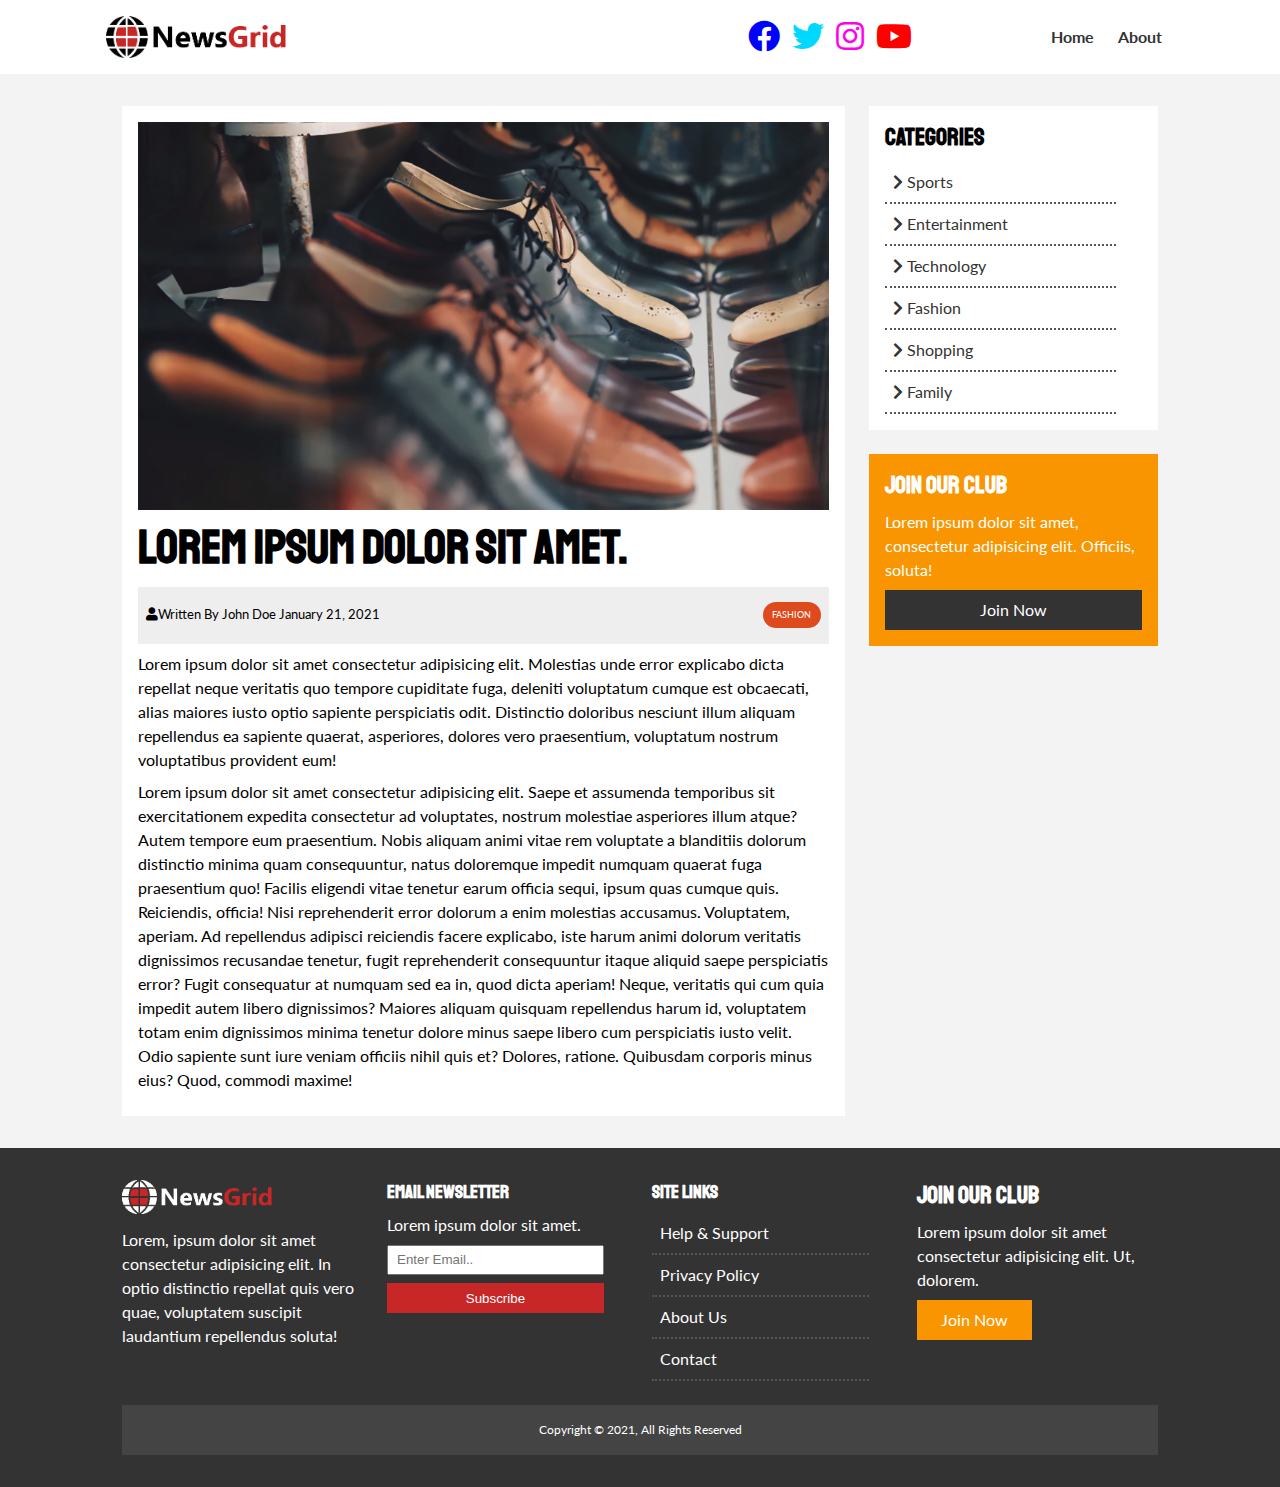
<file: fashion.html>
<!DOCTYPE html>
<html lang="en">
<head>
    <meta charset="UTF-8">
    <meta http-equiv="X-UA-Compatible" content="IE=edge">
    <meta name="viewport" content="width=device-width, initial-scale=1.0">
    <link rel="stylesheet" href="https://cdnjs.cloudflare.com/ajax/libs/font-awesome/5.15.3/css/all.min.css">
    <link rel="preconnect" href="https://fonts.gstatic.com">
    <link href="https://fonts.googleapis.com/css2?family=Lato:wght@700&family=Staatliches&display=swap" rel="stylesheet">
    <link rel="stylesheet" href="/css/style.css">
    <link rel="stylesheet" media="screen and (max-width: 768px)" href="css/mobile.css">
    <link rel="shortcut icon" type="image/x-icon" href="favicon.ico">
    <title>NewsGrid Latest News</title>
</head>
<body>
    <nav id="main-nav">
        <div class="container">
            <img src="/image_resources/logo.png" alt="logo" class="logo">
            <div class="social">
                <a href="http://facebook.com" target="_blank"><i class="fab fa-facebook fa-2x face"></i></a>
                <a href="http://twitter.com" target="_blank"><i class="fab fa-twitter fa-2x twit"></i></a>
                <a href="http://instagram.com" target="_blank"><i class="fab fa-instagram fa-2x insta"></i></a>
                <a href="http://youtube.com" target="_blank"><i class="fab fa-youtube fa-2x tube"></i></a>
            </div>
            <ul>
                <li><a href="index.html" >Home</a></li>
                <li><a href="about.html" >About</a></li>
            </ul>
        </div>
    </nav>
    <section id="article">
        <div class="container">
            <div class="page-container">
                <article class="card">
                    <img src="/image_resources/articles/fashion.jpg" alt="enterteinment">
                   <h1 class="l-heading">Lorem ipsum dolor sit amet.</h1>
                   <div class="meta">
                       <small>
                           <i class="fas fa-user"></i>Written By John Doe January 21, 2021
                       </small>
                       <div class="category category-fashion">Fashion</div>
                   </div>
                    <p>Lorem ipsum dolor sit amet consectetur adipisicing elit. Molestias unde error explicabo dicta repellat neque veritatis quo tempore cupiditate fuga, deleniti voluptatum cumque est obcaecati, alias maiores iusto optio sapiente perspiciatis odit. Distinctio doloribus nesciunt illum aliquam repellendus ea sapiente quaerat, asperiores, dolores vero praesentium, voluptatum nostrum voluptatibus provident eum!</p>
                    <p>Lorem ipsum dolor sit amet consectetur adipisicing elit. Saepe et assumenda temporibus sit exercitationem expedita consectetur ad voluptates, nostrum molestiae asperiores illum atque? Autem tempore eum praesentium. Nobis aliquam animi vitae rem voluptate a blanditiis dolorum distinctio minima quam consequuntur, natus doloremque impedit numquam quaerat fuga praesentium quo! Facilis eligendi vitae tenetur earum officia sequi, ipsum quas cumque quis. Reiciendis, officia! Nisi reprehenderit error dolorum a enim molestias accusamus. Voluptatem, aperiam. Ad repellendus adipisci reiciendis facere explicabo, iste harum animi dolorum veritatis dignissimos recusandae tenetur, fugit reprehenderit consequuntur itaque aliquid saepe perspiciatis error? Fugit consequatur at numquam sed ea in, quod dicta aperiam! Neque, veritatis qui cum quia impedit autem libero dignissimos? Maiores aliquam quisquam repellendus harum id, voluptatem totam enim dignissimos minima tenetur dolore minus saepe libero cum perspiciatis iusto velit. Odio sapiente sunt iure veniam officiis nihil quis et? Dolores, ratione. Quibusdam corporis minus eius? Quod, commodi maxime!</p>
                </article>

                <aside id="category" class="card">
                    <h2>Categories</h2>
                    <ul class="list">
                       <li><a href="sports.html"><i class="fas fa-chevron-right" ></i> Sports</a></li> 
                       <li><a href="entertainment.html"><i class="fas fa-chevron-right" ></i> Entertainment</a></li> 
                       <li><a href="technology.html"><i class="fas fa-chevron-right" ></i> Technology</a></li> 
                       <li><a href="fashion.html"><i class="fas fa-chevron-right" ></i> Fashion</a></li> 
                       <li><a href="shopping.html"><i class="fas fa-chevron-right" ></i> Shopping</a></li> 
                       <li><a href="family.html"><i class="fas fa-chevron-right" ></i> Family</a></li> 
                    </ul>
                </aside>
                <aside class="card bg-secondary">
                    <h2>Join Our Club</h2>
                    <p>Lorem ipsum dolor sit amet, consectetur adipisicing elit. Officiis, soluta!</p>
                    <a href="join.html" class="btn btn-dark btn-block">Join Now</a>
                </aside>
            </div>
        </div>
    </section>
    
    <!-- Footer -->
    <footer id="main-footer" class="py-2">
        <div class="container footer-container">
            <div>
               <img src="/image_resources/logo_light.png" alt="newsgrid"> 
               <p>Lorem, ipsum dolor sit amet consectetur adipisicing elit. In optio distinctio repellat quis vero quae, voluptatem suscipit laudantium repellendus soluta!</p>
            </div>
            <div>
                <h3>Email Newsletter</h3>
                <p>Lorem ipsum dolor sit amet.</p>
                <form>
                    <input type="email" placeholder="Enter Email..">
                    <input type="submit" value="Subscribe" class="btn btn-primary">
                </form>
            </div>
            <div>
                <h3>Site Links</h3>
                <ul class="list">
                    <li><a href="#">Help & Support</a></li>
                    <li><a href="#">Privacy Policy</a></li>
                    <li><a href="about.html">About Us</a></li>
                    <li><a href="#">Contact</a></li>
                </ul>
            </div>
            <div>
                <h2>Join Our Club</h2>
                <p>Lorem ipsum dolor sit amet consectetur adipisicing elit. Ut, dolorem.</p>
                <a href="join.html" class="btn btn-secondary">Join Now</a>
            </div>
            <div>
               <p>Copyright &copy; 2021,  All Rights Reserved</p>
            </div>
        </div>
    </footer>
</body>
</html>
</file>
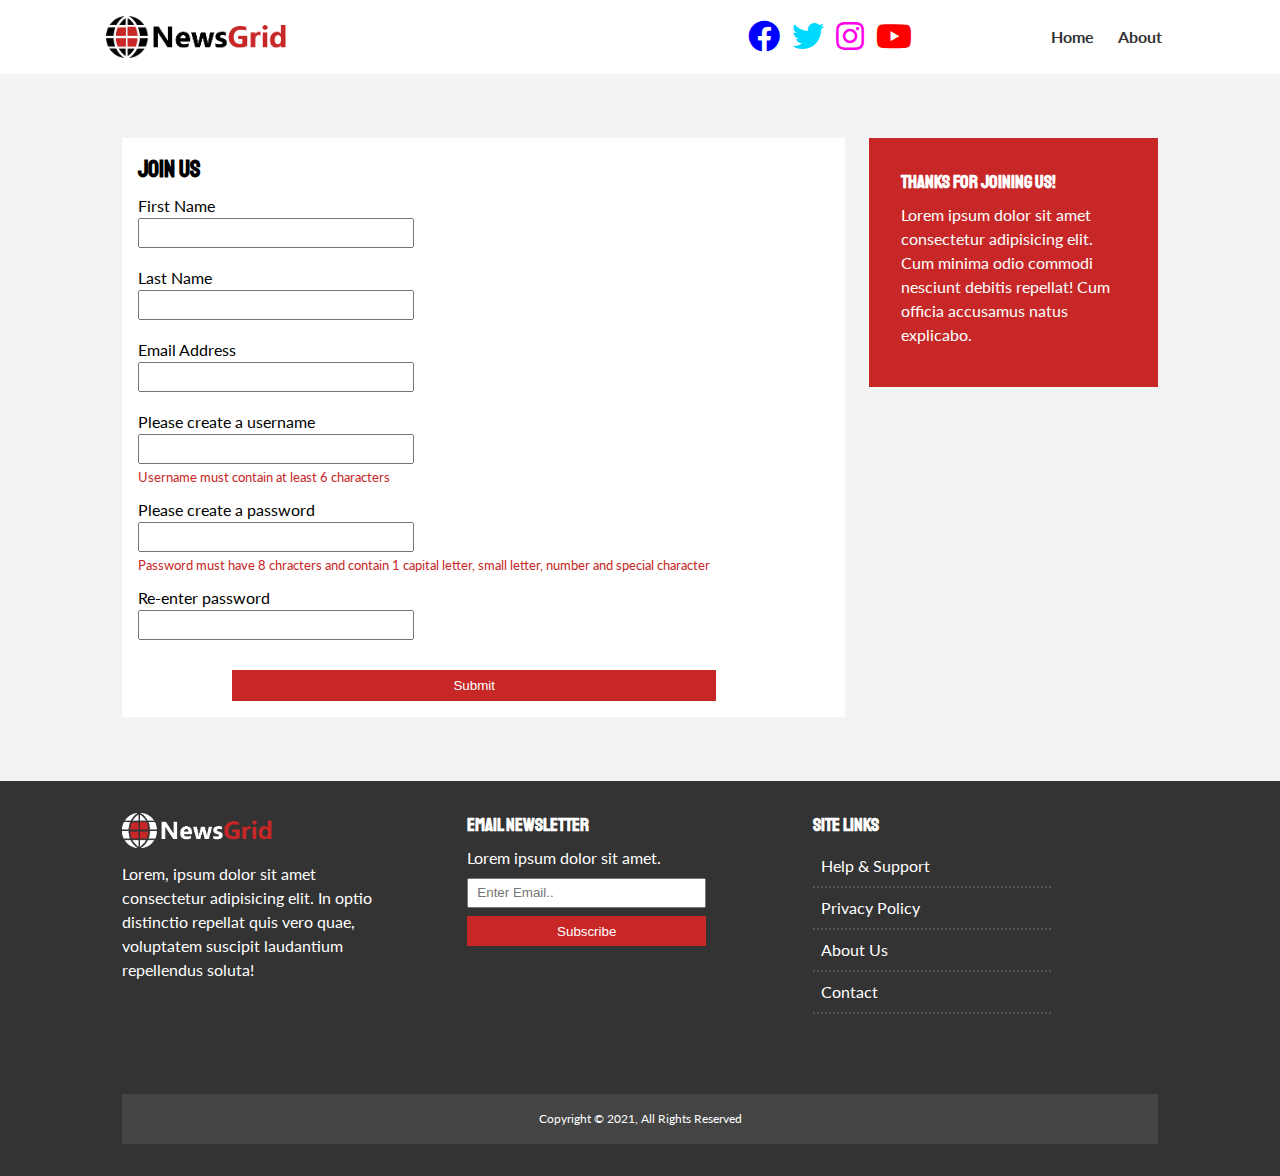
<file: join.html>
<!DOCTYPE html>
<html lang="en">
<head>
    <meta charset="UTF-8">
    <meta http-equiv="X-UA-Compatible" content="IE=edge">
    <meta name="viewport" content="width=device-width, initial-scale=1.0">
    <link rel="stylesheet" href="https://cdnjs.cloudflare.com/ajax/libs/font-awesome/5.15.3/css/all.min.css">
    <link rel="preconnect" href="https://fonts.gstatic.com">
    <link href="https://fonts.googleapis.com/css2?family=Lato:wght@700&family=Staatliches&display=swap" rel="stylesheet">
    <link rel="stylesheet" href="css/style.css">
    <link rel="stylesheet" media="screen and (max-width: 768px)" href="css/mobile.css">
    <link rel="shortcut icon" type="image/x-icon" href="favicon.ico">
    <title>NewsGrid</title>
</head>
<body>
    <nav id="main-nav">
        <div class="container">
            <img src="/image_resources/logo.png" alt="logo" class="logo">
            <div class="social">
                <a href="http://facebook.com" target="_blank"><i class="fab fa-facebook fa-2x face"></i></a>
                <a href="http://twitter.com" target="_blank"><i class="fab fa-twitter fa-2x twit"></i></a>
                <a href="http://instagram.com" target="_blank"><i class="fab fa-instagram fa-2x insta"></i></a>
                <a href="http://youtube.com" target="_blank"><i class="fab fa-youtube fa-2x tube"></i></a>
            </div>
            <ul>
                <li><a href="index.html">Home</a></li>
                <li><a href="about.html">About</a></li>
            </ul>
        </div>
    </nav>

    <!-- Join Form -->
    <section id="join" class="py-2">
        <div class="container">
            <div class="page-container">
            <div class="form card">
            <h2>Join Us</h2>
            <form action="submit">
                <p class="submit">First Name</p>
                <input type="text">
                <p class="submit">Last Name</p>
                <input type="text">
                <p class="submit">Email Address </p>               
                <input type="text">
                <p class="submit">Please create a username</p>
                <input type="text" class="message">
                <p class="small"><small>Username must contain at least 6 characters</small></p>
                <p class="submit">Please create a password</p>
                <input type="text" class="message">
                <p class="small"><small>Password must have 8 chracters and contain 1 capital letter, small letter, number and special character</small></p>
                <p class="submit">Re-enter password</p>
                <input type="text">
            </form>
            <button class="btn btn-primary btn-block btn-submit">Submit</button>
        </div>
            <aside class="card bg-primary p-2">
                <h3>Thanks For Joining Us!</h3>
                <p>Lorem ipsum dolor sit amet consectetur adipisicing elit. Cum minima odio commodi nesciunt debitis repellat! Cum officia accusamus natus explicabo.</p>
            </aside>
        </div>
    </div>  
    </section>
    <!-- Footer -->
    <footer id="main-footer" class="py-2">
        <div class="container footer-container join">
            <div>
               <img src="/image_resources/logo_light.png" alt="newsgrid"> 
               <p>Lorem, ipsum dolor sit amet consectetur adipisicing elit. In optio distinctio repellat quis vero quae, voluptatem suscipit laudantium repellendus soluta!</p>
            </div>
            <div>
                <h3>Email Newsletter</h3>
                <p>Lorem ipsum dolor sit amet.</p>
                <form>
                    <input type="email" placeholder="Enter Email..">
                    <input type="submit" value="Subscribe" class="btn btn-primary">
                </form>
            </div>
            <div>
                <h3>Site Links</h3>
                <ul class="list">
                    <li><a href="#">Help & Support</a></li>
                    <li><a href="#">Privacy Policy</a></li>
                    <li><a href="#">About Us</a></li>
                    <li><a href="#">Contact</a></li>
                </ul>
            </div>
        <div>
               <p>Copyright &copy; 2021,  All Rights Reserved</p>
            </div>
        </div>
    </footer>
</body>
</html>
</file>
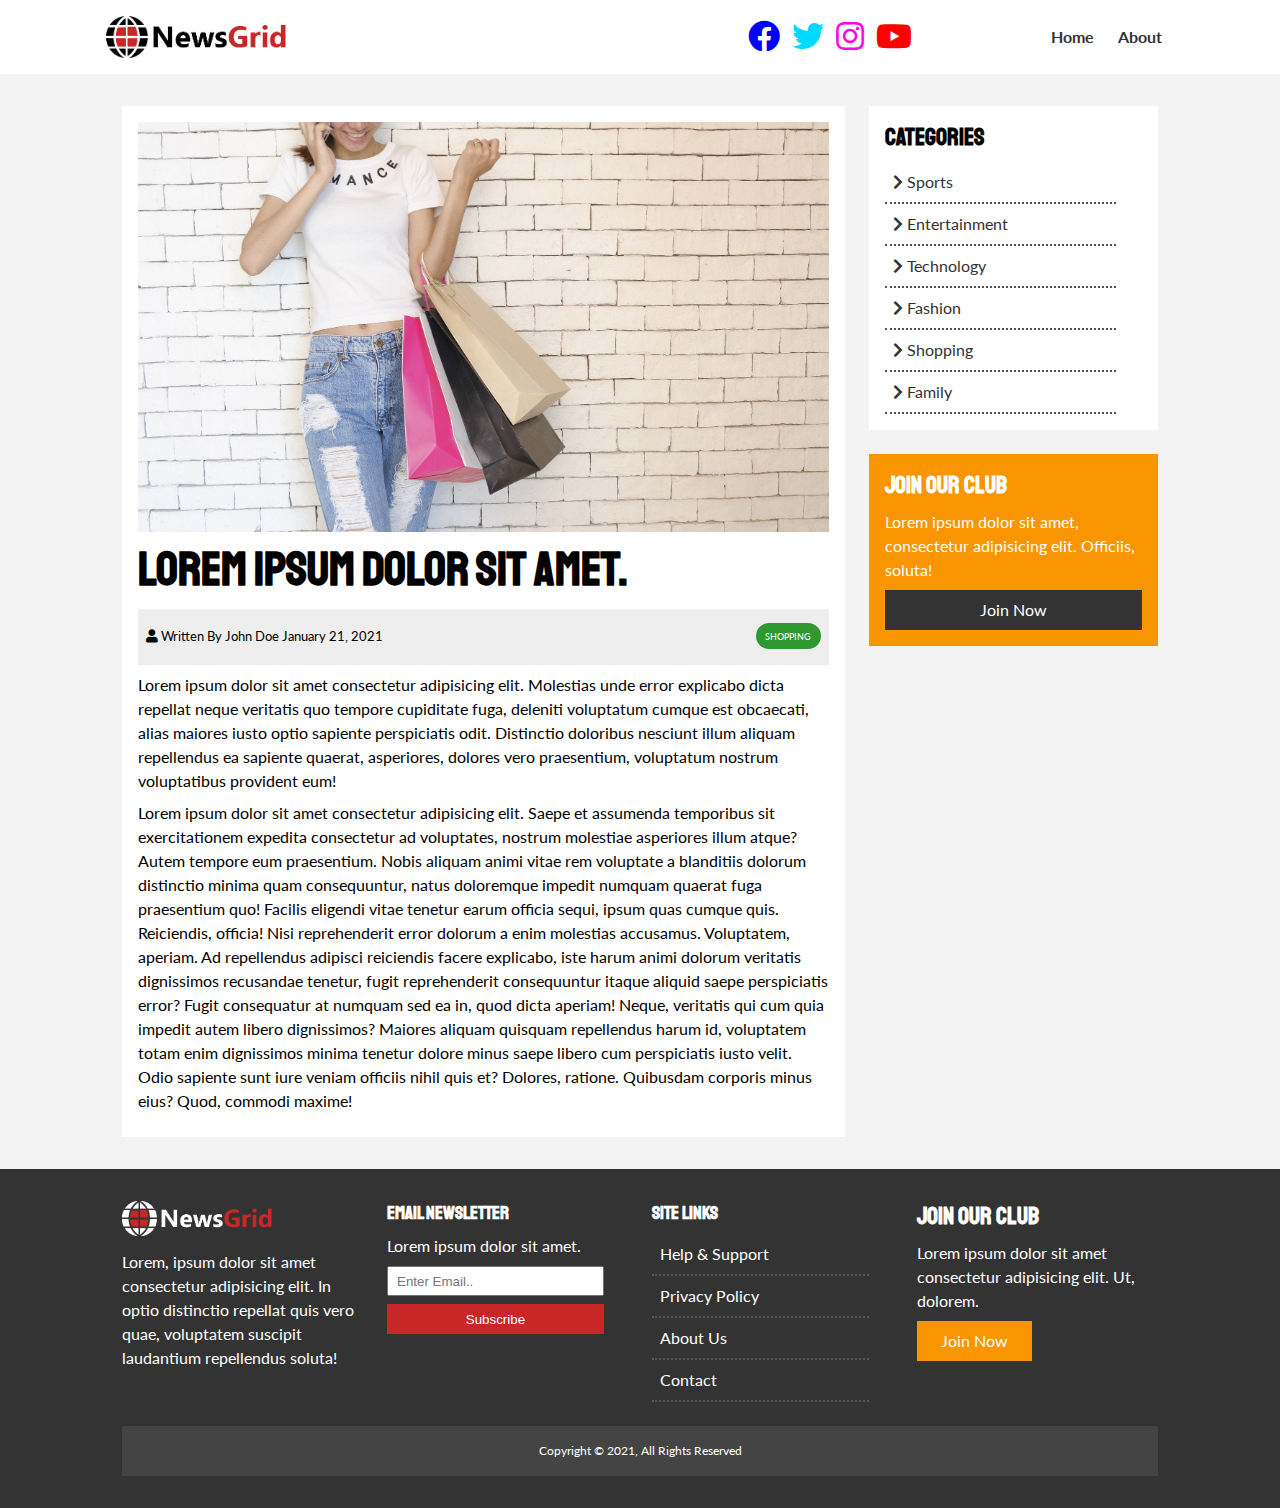
<file: shopping.html>
<!DOCTYPE html>
<html lang="en">
<head>
    <meta charset="UTF-8">
    <meta http-equiv="X-UA-Compatible" content="IE=edge">
    <meta name="viewport" content="width=device-width, initial-scale=1.0">
    <link rel="stylesheet" href="https://cdnjs.cloudflare.com/ajax/libs/font-awesome/5.15.3/css/all.min.css">
    <link rel="preconnect" href="https://fonts.gstatic.com">
    <link href="https://fonts.googleapis.com/css2?family=Lato:wght@700&family=Staatliches&display=swap" rel="stylesheet">
    <link rel="stylesheet" href="/css/style.css">
    <link rel="stylesheet" media="screen and (max-width: 768px)" href="css/mobile.css">
    <link rel="shortcut icon" type="image/x-icon" href="favicon.ico">
    <title>Shopping</title>
</head>
<body>
    <nav id="main-nav">
        <div class="container">
            <img src="/image_resources/logo.png" alt="logo" class="logo">
            <div class="social">
                <a href="http://facebook.com" target="_blank"><i class="fab fa-facebook fa-2x face"></i></a>
                <a href="http://twitter.com" target="_blank"><i class="fab fa-twitter fa-2x twit"></i></a>
                <a href="http://instagram.com" target="_blank"><i class="fab fa-instagram fa-2x insta"></i></a>
                <a href="http://youtube.com" target="_blank"><i class="fab fa-youtube fa-2x tube"></i></a>
            </div>
            <ul>
                <li><a href="index.html" >Home</a></li>
                <li><a href="about.html" >About</a></li>
            </ul>
        </div>
    </nav>
    <section id="article">
        <div class="container">
            <div class="page-container">
                <article class="card">
                    <img src="/image_resources/articles/shopping.jpg" alt="enterteinment">
                   <h1 class="l-heading">Lorem ipsum dolor sit amet.</h1>
                   <div class="meta">
                       <small>
                           <i class="fas fa-user"></i> Written By John Doe January 21, 2021
                       </small>
                       <div class="category category-shopping">Shopping</div>
                   </div>
                    <p>Lorem ipsum dolor sit amet consectetur adipisicing elit. Molestias unde error explicabo dicta repellat neque veritatis quo tempore cupiditate fuga, deleniti voluptatum cumque est obcaecati, alias maiores iusto optio sapiente perspiciatis odit. Distinctio doloribus nesciunt illum aliquam repellendus ea sapiente quaerat, asperiores, dolores vero praesentium, voluptatum nostrum voluptatibus provident eum!</p>
                    <p>Lorem ipsum dolor sit amet consectetur adipisicing elit. Saepe et assumenda temporibus sit exercitationem expedita consectetur ad voluptates, nostrum molestiae asperiores illum atque? Autem tempore eum praesentium. Nobis aliquam animi vitae rem voluptate a blanditiis dolorum distinctio minima quam consequuntur, natus doloremque impedit numquam quaerat fuga praesentium quo! Facilis eligendi vitae tenetur earum officia sequi, ipsum quas cumque quis. Reiciendis, officia! Nisi reprehenderit error dolorum a enim molestias accusamus. Voluptatem, aperiam. Ad repellendus adipisci reiciendis facere explicabo, iste harum animi dolorum veritatis dignissimos recusandae tenetur, fugit reprehenderit consequuntur itaque aliquid saepe perspiciatis error? Fugit consequatur at numquam sed ea in, quod dicta aperiam! Neque, veritatis qui cum quia impedit autem libero dignissimos? Maiores aliquam quisquam repellendus harum id, voluptatem totam enim dignissimos minima tenetur dolore minus saepe libero cum perspiciatis iusto velit. Odio sapiente sunt iure veniam officiis nihil quis et? Dolores, ratione. Quibusdam corporis minus eius? Quod, commodi maxime!</p>
                </article>

                <aside id="category" class="card">
                    <h2>Categories</h2>
                    <ul class="list">
                       <li><a href="sports.html"><i class="fas fa-chevron-right" ></i> Sports</a></li> 
                       <li><a href="entertainment.html"><i class="fas fa-chevron-right" ></i> Entertainment</a></li> 
                       <li><a href="technology.html"><i class="fas fa-chevron-right" ></i> Technology</a></li> 
                       <li><a href="fashion.html"><i class="fas fa-chevron-right" ></i> Fashion</a></li> 
                       <li><a href="shopping.html"><i class="fas fa-chevron-right" ></i> Shopping</a></li> 
                       <li><a href="family.html"><i class="fas fa-chevron-right" ></i> Family</a></li> 
                    </ul>
                </aside>
                <aside class="card bg-secondary">
                    <h2>Join Our Club</h2>
                    <p>Lorem ipsum dolor sit amet, consectetur adipisicing elit. Officiis, soluta!</p>
                    <a href="join.html" class="btn btn-dark btn-block">Join Now</a>
                </aside>
            </div>
        </div>
    </section>
    
    <!-- Footer -->
    <footer id="main-footer" class="py-2">
        <div class="container footer-container">
            <div>
               <img src="/image_resources/logo_light.png" alt="newsgrid"> 
               <p>Lorem, ipsum dolor sit amet consectetur adipisicing elit. In optio distinctio repellat quis vero quae, voluptatem suscipit laudantium repellendus soluta!</p>
            </div>
            <div>
                <h3>Email Newsletter</h3>
                <p>Lorem ipsum dolor sit amet.</p>
                <form>
                    <input type="email" placeholder="Enter Email..">
                    <input type="submit" value="Subscribe" class="btn btn-primary">
                </form>
            </div>
            <div>
                <h3>Site Links</h3>
                <ul class="list">
                    <li><a href="#">Help & Support</a></li>
                    <li><a href="#">Privacy Policy</a></li>
                    <li><a href="#">About Us</a></li>
                    <li><a href="#">Contact</a></li>
                </ul>
            </div>
            <div>
                <h2>Join Our Club</h2>
                <p>Lorem ipsum dolor sit amet consectetur adipisicing elit. Ut, dolorem.</p>
                <a href="join.html" class="btn btn-secondary">Join Now</a>
            </div>
            <div>
               <p>Copyright &copy; 2021,  All Rights Reserved</p>
            </div>
        </div>
    </footer>
</body>
</html>
</file>
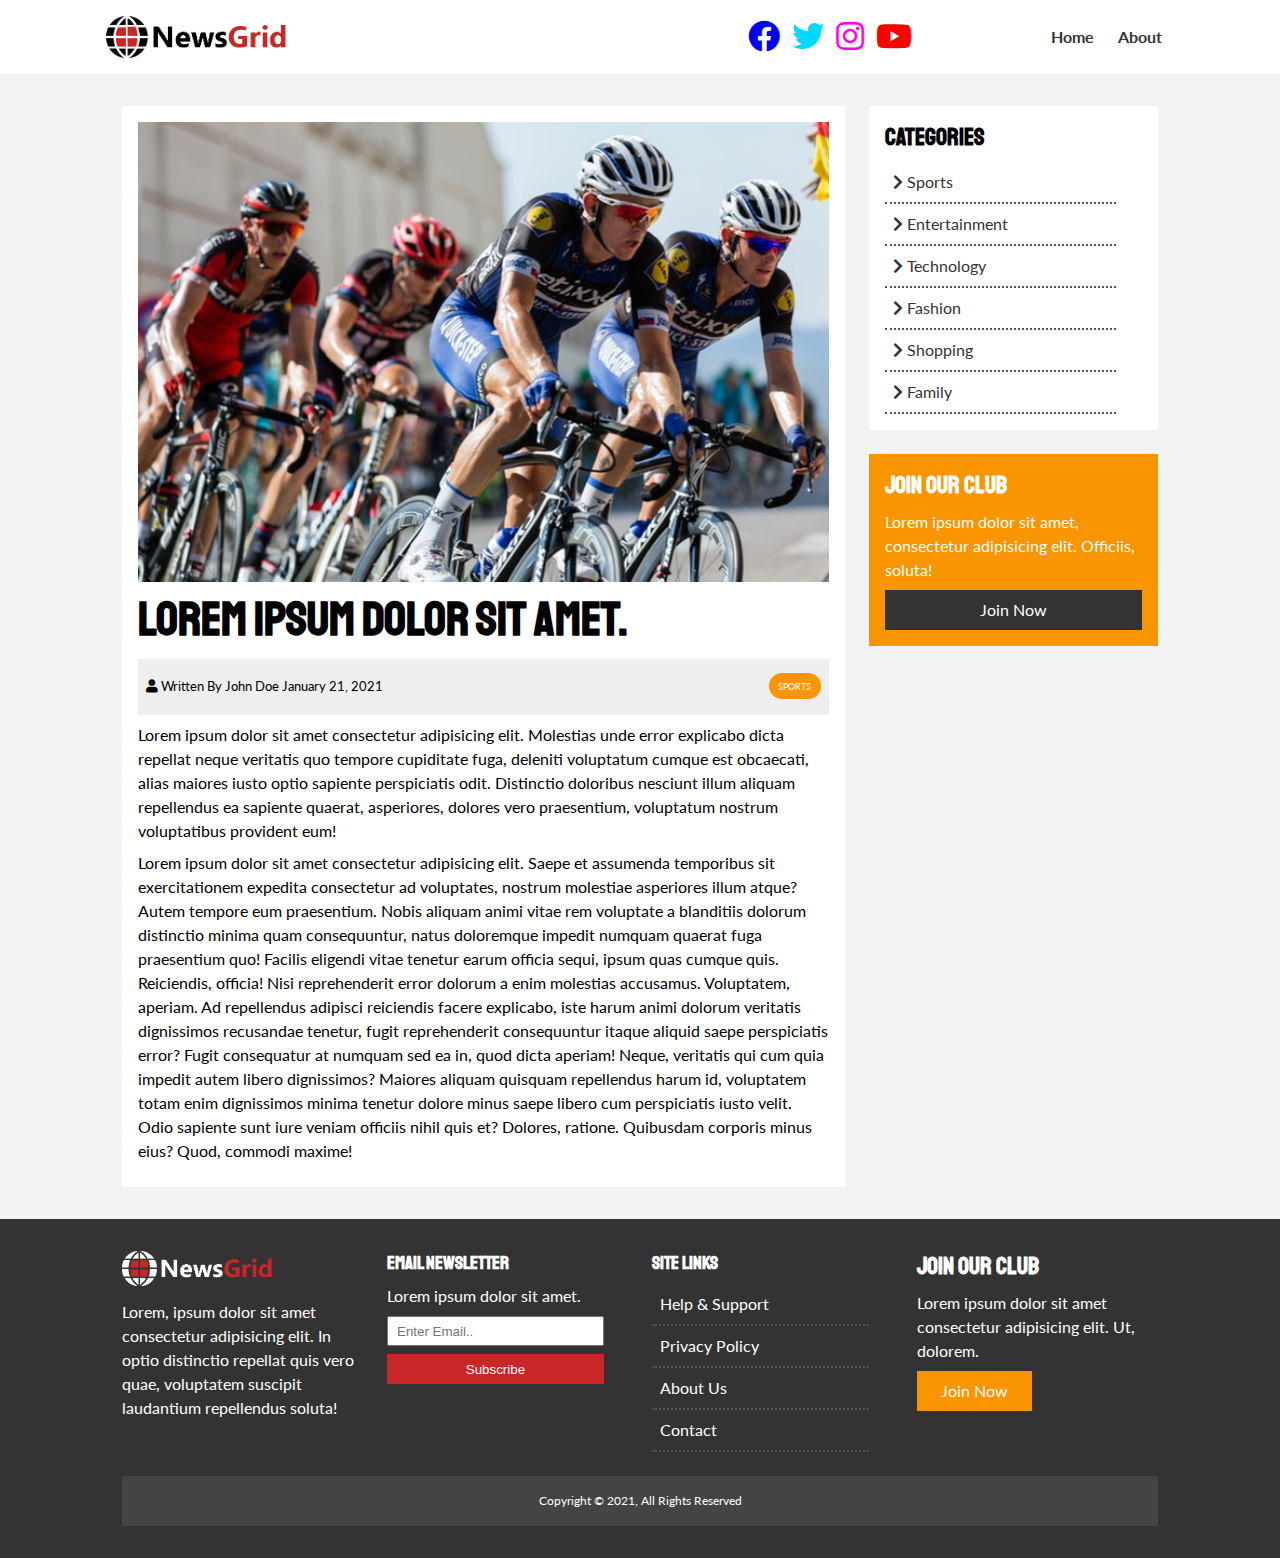
<file: sports.html>
<!DOCTYPE html>
<html lang="en">
<head>
    <meta charset="UTF-8">
    <meta http-equiv="X-UA-Compatible" content="IE=edge">
    <meta name="viewport" content="width=device-width, initial-scale=1.0">
    <link rel="stylesheet" href="https://cdnjs.cloudflare.com/ajax/libs/font-awesome/5.15.3/css/all.min.css">
    <link rel="preconnect" href="https://fonts.gstatic.com">
    <link href="https://fonts.googleapis.com/css2?family=Lato:wght@700&family=Staatliches&display=swap" rel="stylesheet">
    <link rel="stylesheet" href="/css/style.css">
    <link rel="stylesheet" media="screen and (max-width: 768px)" href="css/mobile.css">
    <link rel="shortcut icon" type="image/x-icon" href="favicon.ico">
    <title>NewsGrid Latest News</title>
</head>
<body>
    <nav id="main-nav">
        <div class="container">
            <img src="/image_resources/logo.png" alt="logo" class="logo">
            <div class="social">
                <a href="http://facebook.com" target="_blank"><i class="fab fa-facebook fa-2x face"></i></a>
                <a href="http://twitter.com" target="_blank"><i class="fab fa-twitter fa-2x twit"></i></a>
                <a href="http://instagram.com" target="_blank"><i class="fab fa-instagram fa-2x insta"></i></a>
                <a href="http://youtube.com" target="_blank"><i class="fab fa-youtube fa-2x tube"></i></a>
            </div>
            <ul>
                <li><a href="index.html" >Home</a></li>
                <li><a href="about.html" >About</a></li>
            </ul>
        </div>
    </nav>
    <section id="article">
        <div class="container">
            <div class="page-container">
                <article class="card">
                    <img src="/image_resources/articles/sports1.jpg" alt="enterteinment">
                   <h1 class="l-heading">Lorem ipsum dolor sit amet.</h1>
                   <div class="meta">
                       <small>
                           <i class="fas fa-user"></i> Written By John Doe January 21, 2021
                       </small>
                       <div class="category category-sports">Sports</div>
                   </div>
                    <p>Lorem ipsum dolor sit amet consectetur adipisicing elit. Molestias unde error explicabo dicta repellat neque veritatis quo tempore cupiditate fuga, deleniti voluptatum cumque est obcaecati, alias maiores iusto optio sapiente perspiciatis odit. Distinctio doloribus nesciunt illum aliquam repellendus ea sapiente quaerat, asperiores, dolores vero praesentium, voluptatum nostrum voluptatibus provident eum!</p>
                    <p>Lorem ipsum dolor sit amet consectetur adipisicing elit. Saepe et assumenda temporibus sit exercitationem expedita consectetur ad voluptates, nostrum molestiae asperiores illum atque? Autem tempore eum praesentium. Nobis aliquam animi vitae rem voluptate a blanditiis dolorum distinctio minima quam consequuntur, natus doloremque impedit numquam quaerat fuga praesentium quo! Facilis eligendi vitae tenetur earum officia sequi, ipsum quas cumque quis. Reiciendis, officia! Nisi reprehenderit error dolorum a enim molestias accusamus. Voluptatem, aperiam. Ad repellendus adipisci reiciendis facere explicabo, iste harum animi dolorum veritatis dignissimos recusandae tenetur, fugit reprehenderit consequuntur itaque aliquid saepe perspiciatis error? Fugit consequatur at numquam sed ea in, quod dicta aperiam! Neque, veritatis qui cum quia impedit autem libero dignissimos? Maiores aliquam quisquam repellendus harum id, voluptatem totam enim dignissimos minima tenetur dolore minus saepe libero cum perspiciatis iusto velit. Odio sapiente sunt iure veniam officiis nihil quis et? Dolores, ratione. Quibusdam corporis minus eius? Quod, commodi maxime!</p>
                </article>

                <aside id="category" class="card">
                    <h2>Categories</h2>
                    <ul class="list">
                       <li><a href="sports.html"><i class="fas fa-chevron-right" ></i> Sports</a></li> 
                       <li><a href="entertainment.html"><i class="fas fa-chevron-right" ></i> Entertainment</a></li> 
                       <li><a href="technology.html"><i class="fas fa-chevron-right" ></i> Technology</a></li> 
                       <li><a href="fashion.html"><i class="fas fa-chevron-right" ></i> Fashion</a></li> 
                       <li><a href="shopping.html"><i class="fas fa-chevron-right" ></i> Shopping</a></li> 
                       <li><a href="family.html"><i class="fas fa-chevron-right" ></i> Family</a></li> 
                    </ul>
                </aside>
                <aside class="card bg-secondary">
                    <h2>Join Our Club</h2>
                    <p>Lorem ipsum dolor sit amet, consectetur adipisicing elit. Officiis, soluta!</p>
                    <a href="join.html" class="btn btn-dark btn-block">Join Now</a>
                </aside>
            </div>
        </div>
    </section>
    
    <!-- Footer -->
    <footer id="main-footer" class="py-2">
        <div class="container footer-container">
            <div>
               <img src="/image_resources/logo_light.png" alt="newsgrid"> 
               <p>Lorem, ipsum dolor sit amet consectetur adipisicing elit. In optio distinctio repellat quis vero quae, voluptatem suscipit laudantium repellendus soluta!</p>
            </div>
            <div>
                <h3>Email Newsletter</h3>
                <p>Lorem ipsum dolor sit amet.</p>
                <form>
                    <input type="email" placeholder="Enter Email..">
                    <input type="submit" value="Subscribe" class="btn btn-primary">
                </form>
            </div>
            <div>
                <h3>Site Links</h3>
                <ul class="list">
                    <li><a href="#">Help & Support</a></li>
                    <li><a href="#">Privacy Policy</a></li>
                    <li><a href="#">About Us</a></li>
                    <li><a href="#">Contact</a></li>
                </ul>
            </div>
            <div>
                <h2>Join Our Club</h2>
                <p>Lorem ipsum dolor sit amet consectetur adipisicing elit. Ut, dolorem.</p>
                <a href="join.html" class="btn btn-secondary">Join Now</a>
            </div>
            <div>
               <p>Copyright &copy; 2021,  All Rights Reserved</p>
            </div>
        </div>
    </footer>
</body>
</html>
</file>
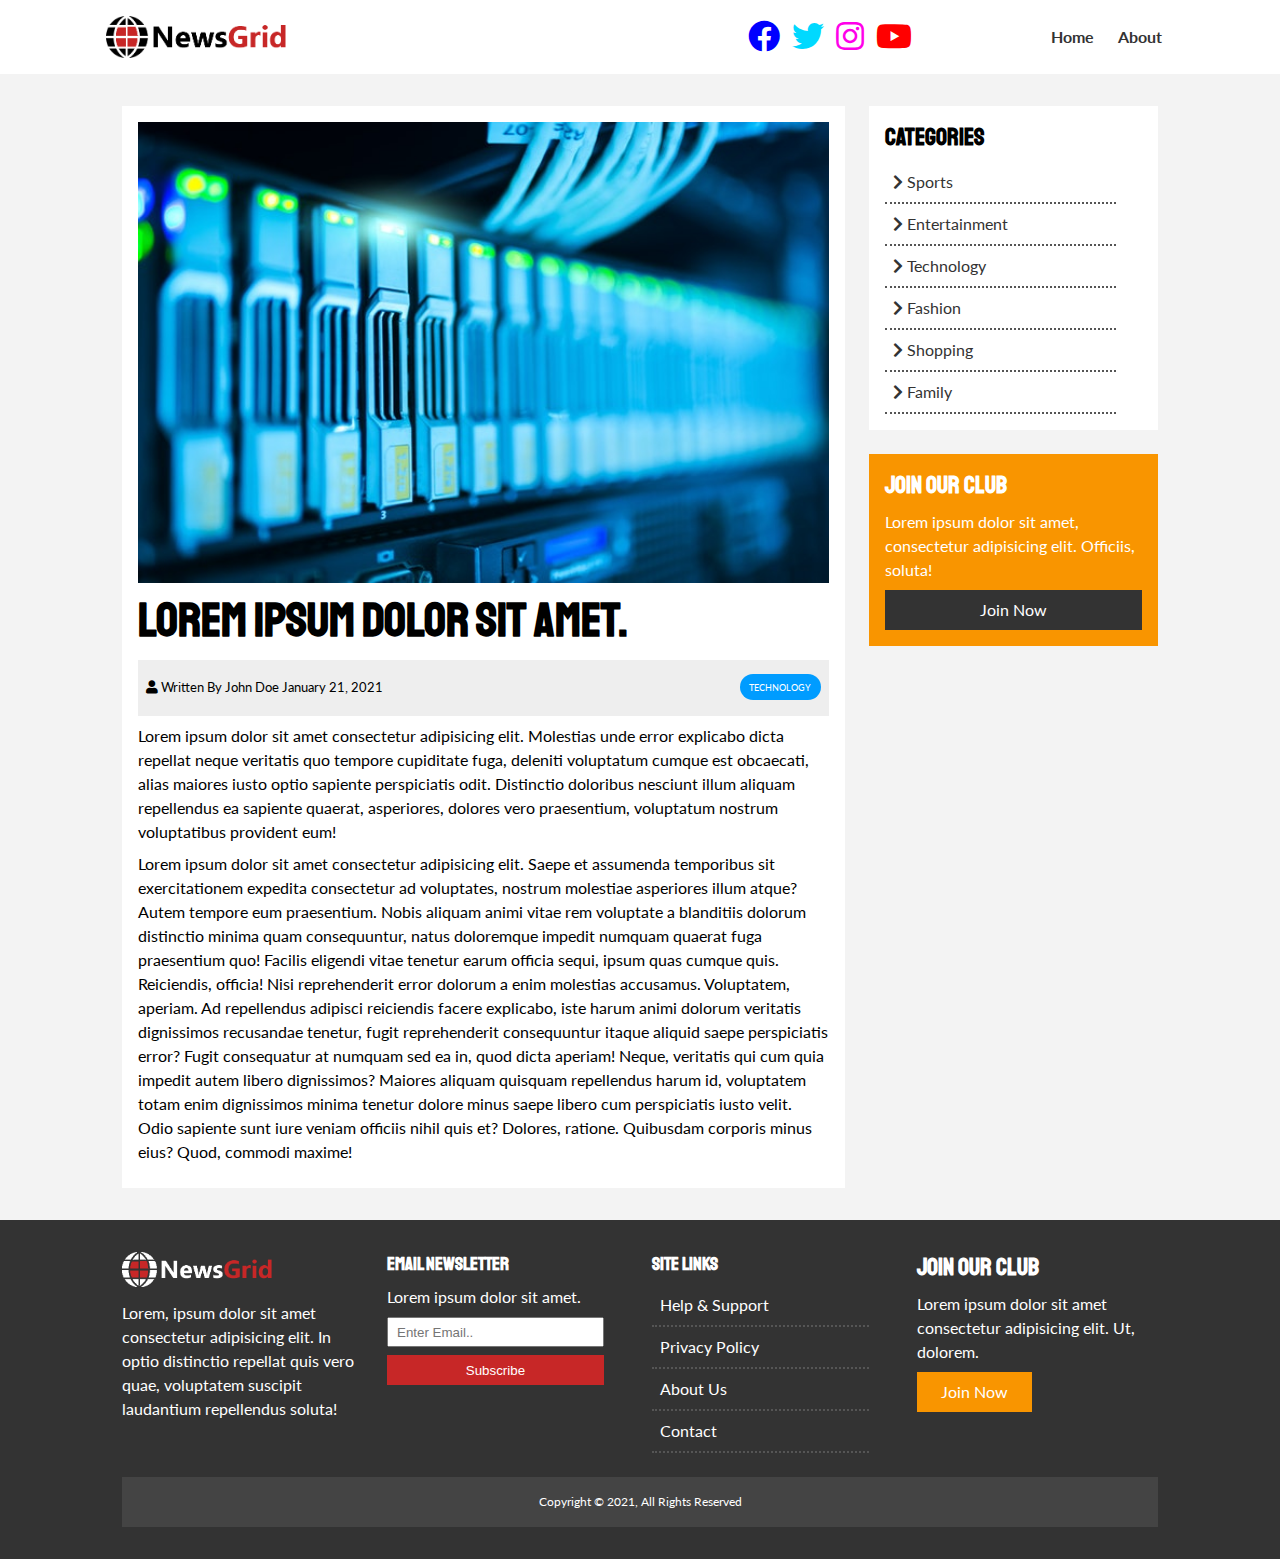
<file: technology.html>
<!DOCTYPE html>
<html lang="en">
<head>
    <meta charset="UTF-8">
    <meta http-equiv="X-UA-Compatible" content="IE=edge">
    <meta name="viewport" content="width=device-width, initial-scale=1.0">
    <link rel="stylesheet" href="https://cdnjs.cloudflare.com/ajax/libs/font-awesome/5.15.3/css/all.min.css">
    <link rel="preconnect" href="https://fonts.gstatic.com">
    <link href="https://fonts.googleapis.com/css2?family=Lato:wght@700&family=Staatliches&display=swap" rel="stylesheet">
    <link rel="stylesheet" href="/css/style.css">
    <link rel="stylesheet" media="screen and (max-width: 768px)" href="css/mobile.css">
    <link rel="shortcut icon" type="image/x-icon" href="favicon.ico">
    <title>Technology</title>
</head>
<body>
    <nav id="main-nav">
        <div class="container">
            <img src="/image_resources/logo.png" alt="logo" class="logo">
            <div class="social">
                <a href="http://facebook.com" target="_blank"><i class="fab fa-facebook fa-2x face"></i></a>
                <a href="http://twitter.com" target="_blank"><i class="fab fa-twitter fa-2x twit"></i></a>
                <a href="http://instagram.com" target="_blank"><i class="fab fa-instagram fa-2x insta"></i></a>
                <a href="http://youtube.com" target="_blank"><i class="fab fa-youtube fa-2x tube"></i></a>
            </div>
            <ul>
                <li><a href="index.html" >Home</a></li>
                <li><a href="about.html" >About</a></li>
            </ul>
        </div>
    </nav>
    <section id="article">
        <div class="container">
            <div class="page-container">
                <article class="card">
                    <img src="/image_resources/articles/tech1.jpg" alt="enterteinment">
                   <h1 class="l-heading">Lorem ipsum dolor sit amet.</h1>
                   <div class="meta">
                       <small>
                           <i class="fas fa-user"></i> Written By John Doe January 21, 2021
                       </small>
                       <div class="category category-tech">Technology</div>
                   </div>
                    <p>Lorem ipsum dolor sit amet consectetur adipisicing elit. Molestias unde error explicabo dicta repellat neque veritatis quo tempore cupiditate fuga, deleniti voluptatum cumque est obcaecati, alias maiores iusto optio sapiente perspiciatis odit. Distinctio doloribus nesciunt illum aliquam repellendus ea sapiente quaerat, asperiores, dolores vero praesentium, voluptatum nostrum voluptatibus provident eum!</p>
                    <p>Lorem ipsum dolor sit amet consectetur adipisicing elit. Saepe et assumenda temporibus sit exercitationem expedita consectetur ad voluptates, nostrum molestiae asperiores illum atque? Autem tempore eum praesentium. Nobis aliquam animi vitae rem voluptate a blanditiis dolorum distinctio minima quam consequuntur, natus doloremque impedit numquam quaerat fuga praesentium quo! Facilis eligendi vitae tenetur earum officia sequi, ipsum quas cumque quis. Reiciendis, officia! Nisi reprehenderit error dolorum a enim molestias accusamus. Voluptatem, aperiam. Ad repellendus adipisci reiciendis facere explicabo, iste harum animi dolorum veritatis dignissimos recusandae tenetur, fugit reprehenderit consequuntur itaque aliquid saepe perspiciatis error? Fugit consequatur at numquam sed ea in, quod dicta aperiam! Neque, veritatis qui cum quia impedit autem libero dignissimos? Maiores aliquam quisquam repellendus harum id, voluptatem totam enim dignissimos minima tenetur dolore minus saepe libero cum perspiciatis iusto velit. Odio sapiente sunt iure veniam officiis nihil quis et? Dolores, ratione. Quibusdam corporis minus eius? Quod, commodi maxime!</p>
                </article>

                <aside id="category" class="card">
                    <h2>Categories</h2>
                    <ul class="list">
                       <li><a href="sports.html"><i class="fas fa-chevron-right" ></i> Sports</a></li> 
                       <li><a href="entertainment.html"><i class="fas fa-chevron-right" ></i> Entertainment</a></li> 
                       <li><a href="technology.html"><i class="fas fa-chevron-right" ></i> Technology</a></li> 
                       <li><a href="fashion.html"><i class="fas fa-chevron-right" ></i> Fashion</a></li> 
                       <li><a href="shopping.html"><i class="fas fa-chevron-right" ></i> Shopping</a></li> 
                       <li><a href="family.html"><i class="fas fa-chevron-right" ></i> Family</a></li> 
                    </ul>
                </aside>
                <aside class="card bg-secondary">
                    <h2>Join Our Club</h2>
                    <p>Lorem ipsum dolor sit amet, consectetur adipisicing elit. Officiis, soluta!</p>
                    <a href="join.html" class="btn btn-dark btn-block">Join Now</a>
                </aside>
            </div>
        </div>
    </section>
    
    <!-- Footer -->
    <footer id="main-footer" class="py-2">
        <div class="container footer-container">
            <div>
               <img src="/image_resources/logo_light.png" alt="newsgrid"> 
               <p>Lorem, ipsum dolor sit amet consectetur adipisicing elit. In optio distinctio repellat quis vero quae, voluptatem suscipit laudantium repellendus soluta!</p>
            </div>
            <div>
                <h3>Email Newsletter</h3>
                <p>Lorem ipsum dolor sit amet.</p>
                <form>
                    <input type="email" placeholder="Enter Email..">
                    <input type="submit" value="Subscribe" class="btn btn-primary">
                </form>
            </div>
            <div>
                <h3>Site Links</h3>
                <ul class="list">
                    <li><a href="#">Help & Support</a></li>
                    <li><a href="#">Privacy Policy</a></li>
                    <li><a href="about.html">About Us</a></li>
                    <li><a href="#">Contact</a></li>
                </ul>
            </div>
            <div>
                <h2>Join Our Club</h2>
                <p>Lorem ipsum dolor sit amet consectetur adipisicing elit. Ut, dolorem.</p>
                <a href="join.html" class="btn btn-secondary">Join Now</a>
            </div>
            <div>
               <p>Copyright &copy; 2021,  All Rights Reserved</p>
            </div>
        </div>
    </footer>
</body>
</html>
</file>
<file: css/style.css>
:root{
    --primary-color: #c72727;
    --secondary-color: #f99500;
    --light-color: #f3f3f3;
    --dark-color: #333;
    --max-width: 1100px;
}

.category {
    --sports-color: #f99500;
    --ent-color: #a66bbe;
    --tech-color: #009cff;
    --fashion-color: #df4a1c;
    --shopping-color: #309830;
    --family-color: #343493;
}

* {
    margin: 0;
    padding: 0;
    box-sizing: border-box;
}

body {
    font-family: 'Lato', sans-serif;
    line-height: 1.5;
    background: var(--light-color);
}

a {
    color: var(--dark-color);
    text-decoration: none;
}

ul {
    list-style: none;
}

p {
    margin: .5rem 0;
}

p.submit {
    margin-bottom: 0px;
}

p.small {
    margin-top: 0px;
    margin-bottom: 10px;
    color: var(--primary-color);
}

img {
    width: 100%;
}

h1, h2, h3, h4, h5, h6 {
    font-family: 'Staatliches', cursive;
    margin-bottom: .55rem;
    line-height: 1.3;
}

input {
    margin-top: 0;
    margin-bottom: 10px;
    width: 40%;
    height: 30px;
}

input.message {
    margin-bottom: 0px;
}
/*Utility  */
.container {
    max-width: var(--max-width);
    margin: auto;
    padding: 0 2rem;
    overflow: hidden;
}

.category {
    display: inline-block;
    color: #fff;
    font-size: 0.55rem;
    text-transform: uppercase;
    padding: 0.4rem 0.6rem;
    border-radius: 15px;
    margin-bottom: 0.5rem;
}

.category-sports {
    background: var(--sports-color);
}
.category-ent {
    background: var(--ent-color);
}
.category-tech {
    background: var(--tech-color);
}
.category-shopping {
    background: var(--shopping-color);
}
.category-fashion {
    background: var(--fashion-color);
}
.category-family {
    background: var(--family-color);
}

.btn {
    display: inline-block;
    border: none;
    background: var(--dark-color);
    color: #fff;
    padding: 0.5rem 1.5rem;
}

.btn-light {background: var(--light-color);}
.btn-primary {background: var(--primary-color);}
.btn-secondary {background: var(--secondary-color);}

.btn-block {
    display: block;
    width: 100%;
    text-align: center;
}
.btn-submit {
    margin-top: 20px;
    width: 70%;
    margin-left: 5.9rem;
}
.btn:hover{
    opacity: 0.8;
}
.card {
    background: #fff;
    padding: 1rem;
}
.bg-dark {
    background: var(--dark-color);
    color: #fff;
}
.bg-primary {
    background: var(--primary-color);
    color: #fff;
}
.bg-secondary {
    background: var(--secondary-color);
    color: #fff;
}
.bg-dark h1,
.bg-dark h2,
.bg-dark h3,
.bg-dark a,
.bg-primary h1,
.bg-primary h2,
.bg-primary h3,
.bg-primary a,
.bg-secondary h1,
.bg-secondary h2,
.bg-secondary h3,
.bg-secondary a {
    color: white;
}
 

.py-1 {padding: 1.5rem 0}
.py-2 {padding: 2rem 0}
.py-3 {padding: 3rem 0}
.p-1 {padding: 1.5rem}
.p-2 {padding: 2rem}
.p-3 {padding: 3rem}

.l-heading {
    font-size: 3rem;
}
.list li a:hover {
    color: var(--primary-color) !important;
}
.list li {
    padding: .5rem;
    border-bottom: #555 dotted 2px;
    width: 90%;
}

/* Inner page grid container */
.page-container {
    display: grid;
    grid-template-columns: 5fr 2fr;
    grid-gap: 1.5rem;
    margin: 2rem 0;
}

.page-container > *:first-child{
    grid-row: 1 / span 3;
}

/* Navigation */
#main-nav {
    background: #fff;
    position: sticky;
    top: 0;
    z-index: 2;
}

#main-nav .container {
    display: grid;
    grid-template-columns: 6fr 3fr 2fr;
    padding: 1rem;
    align-items: center;
}

#main-nav .logo {
    width: 180px;
}

#main-nav ul {
    justify-self: end;
    display: flex;
}
#main-nav ul li a {
    padding: 0.75rem;
    font-weight: bold;
}

#main-nav ul li a.current {
    background: var(--primary-color);
    color: #fff;
}

#main-nav ul li a:hover {
    background: var(--light-color);
    color: var(--dark-color);
}

#main-nav .social {
    justify-self: center;
}

#main-nav .social i {
    margin-right: .5rem;
}

#main-nav .social i.face {
    color: blue;
}
#main-nav .social i.twit{
    color: rgb(0, 217, 255);
}
#main-nav .social i.insta {
    color: rgb(255, 0, 234);
}
#main-nav .social i.tube {
    color: red;
}
/* Showcase */
#showcase {
    color: #fff;
    background: var(--dark-color);
    padding: 2rem;
    position: relative;
}

#showcase:before {
    content: '';
    background: url('/image_resources/featured.jpg') no-repeat center center/cover;
    position: absolute;
    top: 0;
    left: 0;
    width: 100%;
    height: 100%;
    opacity: 0.4;
}

#showcase .showcase-container {
    display: grid;
    grid-template-columns: repeat(2, 1fr);
    justify-content: center;
    align-items: center;
    height: 50vh;
}

#showcase .showcase-content { z-index: 1;
}

#showcase .showcase-content p {
    margin-bottom: 1rem;
}
/* Home Articles */
#home-articles .articles-container {
    display: grid;
    grid-template-columns: repeat(3, 1fr);
    grid-gap: 1rem;
}
#home-articles .articles-container > *:first-child {
    display: grid;
    grid-template-columns: repeat(2, 1fr);
    grid-gap: 1rem;
    align-items: center;
    grid-column: 1 / span 2;
}
#home-articles .articles-container > *:last-child {
    display: grid;
    grid-template-columns: repeat(2, 1fr);
    grid-gap: 1rem;
    align-items: center;
    grid-column: 2 / span 2;
}

#article .meta {
    display: flex;
    justify-content: space-between;
    align-items: center;
    background: #eee;
    padding: 0.5rem;
}

#article .meta .category {
    margin-top: 0.4rem;
}
/* Footer */
#main-footer {
    background: var(--dark-color);
    color: #fff;
}

#main-footer img {
    width: 150px;
}

#main-footer a {
    color: #fff;
}

#main-footer .footer-container {
    display: grid;
    grid-template-columns: repeat(4, 1fr);
    grid-gap: 1.5rem;
}

#main-footer .join {
    grid-template-columns: repeat(3, 1fr);
    grid-gap: 5rem;
}

#main-footer .footer-container > *:last-child {
    background: #444;
    grid-column: 1 / span 4;
    padding: .5rem;
    text-align: center;
    font-size: 0.75rem;
}

#main-footer .footer-container input[type='email'],
#main-footer .footer-container input[type='submit'] {
    width: 90%;
    padding: 0.5rem;
    margin-bottom: 0.5rem;
}
</file>
<file: css/mobile.css>
/* Navigation */
#main-nav .social {
    display: none;
}

#main-nav .container {
    grid-template-columns: 1fr;
    grid-gap: 1.2rem;
}
#main-nav .logo,
#main-nav ul {
    justify-self: center;
}

#main-nav ul li a {
    padding: 0.50rem;
    font-weight: bold;
}

#home-articles .articles-container {
    grid-template-columns: repeat(2, 1fr);
}

#home-articles .articles-container > *:first-child
 {
    grid-template-columns: 1fr;
    grid-column: 1;
}

#home-articles .articles-container > *:last-child {
    grid-template-columns: 1fr;
    grid-column: 2;
}
@media(max-width: 600px) {
    /* Stack Grid Items */
    #showcase .showcase-container,
    #home-articles .articles-container,
    #main-footer .footer-container {
        grid-template-columns: 1fr;
    }

    #main-footer .footer-container > *:last-child{
        grid-column: 1;
    }

    #main-footer .footer-container > *:first-child,
    #main-footer .footer-container > *:nth-child(2) {
        border-bottom: #444 dotted 1px;
        padding-bottom: 1rem;
    }

    .page-container {
        grid-template-columns: 1fr;
        text-align: center;
    }

    .page-container > *:first-child{
        grid-row: 1;
    }

    .l-heading {
        font-size: 2rem;
    }
}
</file>
